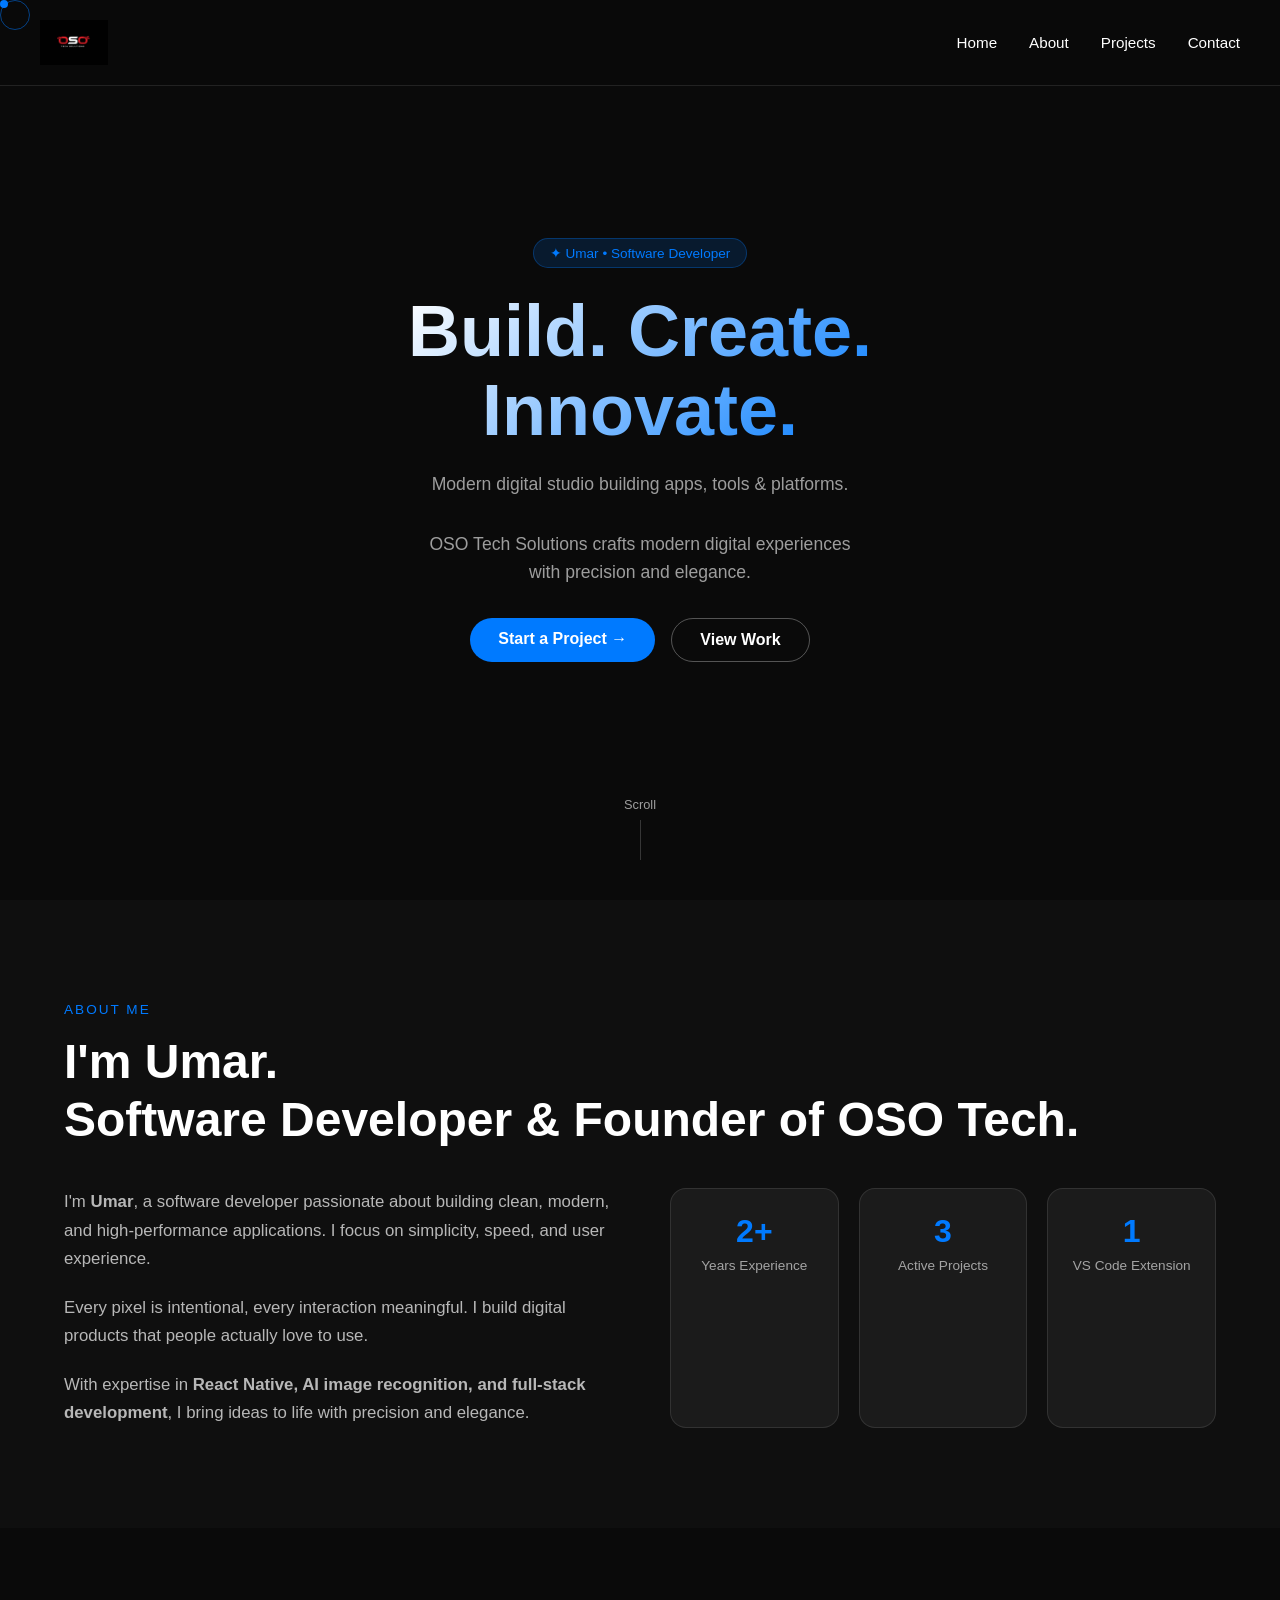
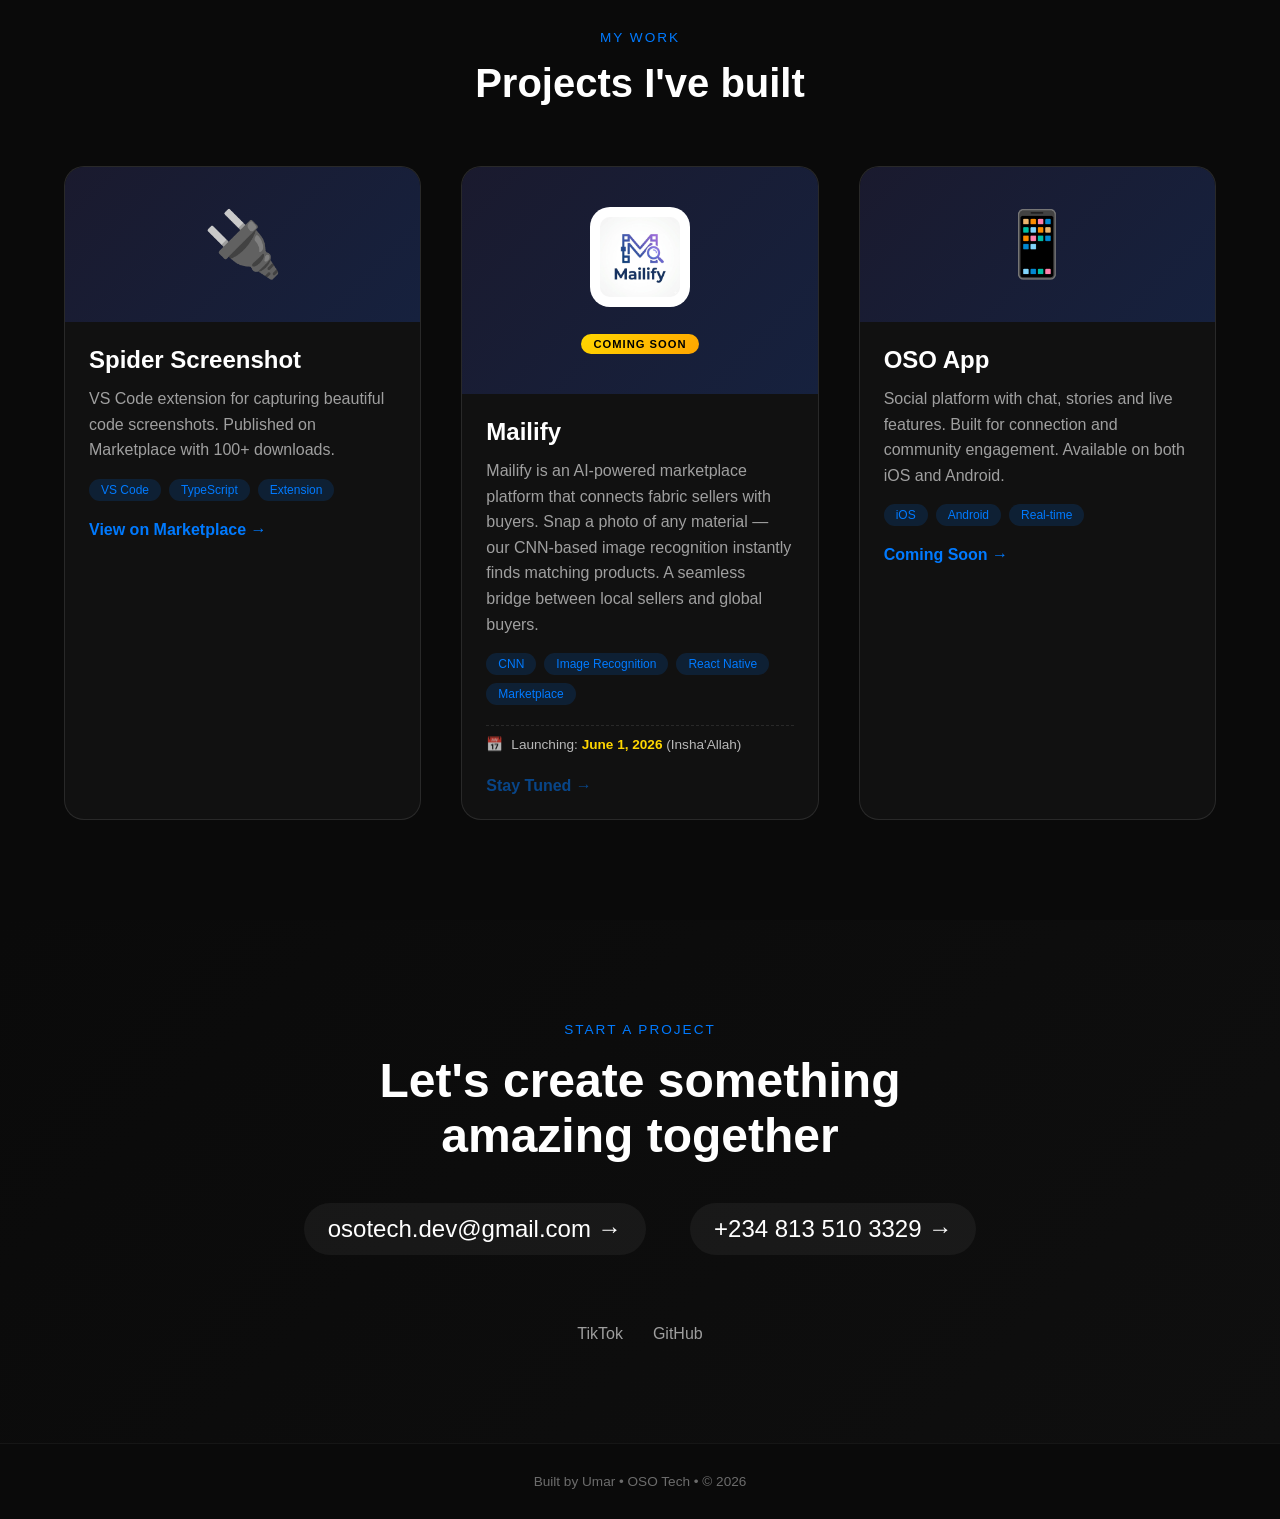
<file: index.html>
<!DOCTYPE html>
<html lang="en">
<head>
  <meta charset="UTF-8">
  <meta name="viewport" content="width=device-width, initial-scale=1.0, user-scalable=yes">
  <title>OSO Tech — Umar | Premium Digital Studio</title>
  
  <!-- Logo for Google Search results -->
<meta property="og:image" content="https://osotechs.com/images/logo.png">
<meta property="og:image:type" content="image/png">
<meta property="og:image:width" content="512">
<meta property="og:image:height" content="512">

  <!-- SEO BOOST -->
  <meta name="description" content="OSO Tech - Modern digital studio building apps, tools, and web experiences. Software developer specializing in React Native, AI image recognition, and full-stack development.">
  <meta name="keywords" content="OSO Tech, Osotech, software developer Nigeria, web development, mobile apps, React Native, AI, image recognition, Mailify">
  <meta name="author" content="Umar">
  <meta name="robots" content="index, follow">
  
  <!-- OPEN GRAPH for WhatsApp, Facebook, Google -->
  <meta property="og:title" content="OSO Tech — Premium Digital Studio">
  <meta property="og:description" content="Modern digital studio building apps, tools & platforms. Specializing in React Native, AI image recognition, and web development.">
  <meta property="og:image" content="images/logo.png">
  <meta property="og:image:width" content="512">
  <meta property="og:image:height" content="512">
  <meta property="og:url" content="https://osotechs.com">
  <meta property="og:type" content="website">
  <meta property="og:site_name" content="OSO Tech">
  
  <!-- Twitter Card -->
  <meta name="twitter:card" content="summary_large_image">
  <meta name="twitter:title" content="OSO Tech — Premium Digital Studio">
  <meta name="twitter:description" content="Modern digital studio building apps, tools & platforms.">
  <meta name="twitter:image" content="images/logo.png">
  
  <!-- FAVICON -->
  <link rel="icon" type="image/png" sizes="32x32" href="images/logo.png">
  <link rel="icon" type="image/png" sizes="16x16" href="images/logo.png">
  <link rel="apple-touch-icon" sizes="180x180" href="images/logo.png">
  <link rel="manifest" href="site.webmanifest">
  
  <style>
    * {
      margin: 0;
      padding: 0;
      box-sizing: border-box;
    }
    
    body {
      background: #0a0a0a;
      color: #ffffff;
      font-family: 'Inter', -apple-system, BlinkMacSystemFont, 'Segoe UI', sans-serif;
      overflow-x: hidden;
      cursor: none;
    }
    
    /* Custom Cursor */
    .cursor {
      width: 8px;
      height: 8px;
      background: #007AFF;
      border-radius: 50%;
      position: fixed;
      pointer-events: none;
      z-index: 10000;
      transition: transform 0.1s ease;
    }
    
    .cursor-follower {
      width: 30px;
      height: 30px;
      border: 1px solid rgba(0, 122, 255, 0.5);
      border-radius: 50%;
      position: fixed;
      pointer-events: none;
      z-index: 9999;
      transition: transform 0.2s ease;
    }
    
    /* Smooth Scroll */
    html {
      scroll-behavior: smooth;
    }
    
    /* Container */
    .container {
      max-width: 1200px;
      margin: 0 auto;
      padding: 0 24px;
    }
    
    /* Navbar */
    .navbar {
      position: fixed;
      top: 0;
      left: 0;
      right: 0;
      display: flex;
      justify-content: space-between;
      align-items: center;
      padding: 20px 40px;
      background: rgba(10, 10, 10, 0.95);
      backdrop-filter: blur(10px);
      z-index: 1000;
      border-bottom: 1px solid rgba(255,255,255,0.1);
    }
    
    .logo {
      height: 45px;
      width: auto;
    }
    
    nav {
      display: flex;
      gap: 32px;
    }
    
    nav a {
      color: #fff;
      text-decoration: none;
      font-size: 0.95rem;
      font-weight: 500;
      transition: color 0.3s ease;
    }
    
    nav a:hover {
      color: #007AFF;
    }
    
    .mobile-menu-btn {
      display: none;
      background: none;
      border: none;
      color: white;
      font-size: 28px;
      cursor: pointer;
    }
    
    /* Hero Section */
    .hero {
      min-height: 100vh;
      display: flex;
      align-items: center;
      justify-content: center;
      position: relative;
      padding: 100px 24px;
    }
    
    .hero-content {
      text-align: center;
      max-width: 800px;
      margin: 0 auto;
    }
    
    .badge {
      display: inline-block;
      background: rgba(0, 122, 255, 0.15);
      color: #007AFF;
      padding: 6px 16px;
      border-radius: 50px;
      font-size: 0.85rem;
      font-weight: 500;
      margin-bottom: 24px;
      border: 1px solid rgba(0, 122, 255, 0.3);
    }
    
    .hero h1 {
      font-size: 4.5rem;
      font-weight: 700;
      line-height: 1.1;
      margin-bottom: 20px;
      background: linear-gradient(135deg, #fff, #007AFF);
      -webkit-background-clip: text;
      -webkit-text-fill-color: transparent;
      background-clip: text;
    }
    
    .subtitle {
      font-size: 1.3rem;
      color: rgba(255,255,255,0.7);
      margin-bottom: 16px;
    }
    
    .hero p {
      font-size: 1.1rem;
      color: rgba(255,255,255,0.6);
      line-height: 1.6;
      margin-bottom: 32px;
    }
    
    .hero-buttons {
      display: flex;
      gap: 16px;
      justify-content: center;
      flex-wrap: wrap;
    }
    
    .btn {
      display: inline-block;
      padding: 12px 28px;
      border-radius: 40px;
      text-decoration: none;
      font-weight: 600;
      transition: all 0.3s ease;
      cursor: pointer;
    }
    
    .btn.primary {
      background: #007AFF;
      color: #fff;
      border: none;
    }
    
    .btn.primary:hover {
      background: #0055CC;
      transform: translateY(-2px);
    }
    
    .btn.secondary {
      background: transparent;
      color: #fff;
      border: 1px solid rgba(255,255,255,0.3);
    }
    
    .btn.secondary:hover {
      border-color: #007AFF;
      background: rgba(0, 122, 255, 0.1);
    }
    
    .hero-scroll {
      position: absolute;
      bottom: 40px;
      left: 50%;
      transform: translateX(-50%);
      text-align: center;
      opacity: 0.6;
    }
    
    .hero-scroll span {
      font-size: 0.8rem;
      display: block;
      margin-bottom: 8px;
    }
    
    .scroll-line {
      width: 1px;
      height: 40px;
      background: rgba(255,255,255,0.3);
      margin: 0 auto;
    }
    
    /* About Section */
    .about {
      padding: 100px 0;
      background: #0f0f0f;
    }
    
    .about-badge {
      display: inline-block;
      color: #007AFF;
      font-size: 0.85rem;
      text-transform: uppercase;
      letter-spacing: 2px;
      margin-bottom: 16px;
    }
    
    .about h2 {
      font-size: 3rem;
      font-weight: 700;
      margin-bottom: 40px;
      line-height: 1.2;
    }
    
    .about-grid {
      display: grid;
      grid-template-columns: 1fr 1fr;
      gap: 60px;
    }
    
    .about-text p {
      color: rgba(255,255,255,0.7);
      line-height: 1.7;
      font-size: 1.05rem;
    }
    
    .about-stats {
      display: grid;
      grid-template-columns: repeat(3, 1fr);
      gap: 20px;
    }
    
    .stat {
      text-align: center;
      padding: 24px;
      background: rgba(255,255,255,0.05);
      border-radius: 16px;
      border: 1px solid rgba(255,255,255,0.1);
    }
    
    .stat-number {
      font-size: 2rem;
      font-weight: 700;
      color: #007AFF;
      margin-bottom: 8px;
    }
    
    .stat-label {
      font-size: 0.85rem;
      color: rgba(255,255,255,0.6);
    }
    
    /* Projects Section */
    .projects {
      padding: 100px 0;
    }
    
    .section-header {
      text-align: center;
      margin-bottom: 60px;
    }
    
    .section-badge {
      display: inline-block;
      color: #007AFF;
      font-size: 0.85rem;
      text-transform: uppercase;
      letter-spacing: 2px;
      margin-bottom: 16px;
    }
    
    .section-header h2 {
      font-size: 2.5rem;
      font-weight: 700;
    }
    
    .projects-grid {
      display: grid;
      grid-template-columns: repeat(auto-fit, minmax(350px, 1fr));
      gap: 40px;
    }
    
    .project-card {
      background: #111;
      border-radius: 20px;
      overflow: hidden;
      border: 1px solid rgba(255,255,255,0.1);
      transition: transform 0.3s ease, border-color 0.3s ease;
    }
    
    .project-card:hover {
      transform: translateY(-5px);
      border-color: rgba(0, 122, 255, 0.3);
    }
    
    .project-image {
      background: linear-gradient(135deg, #1a1a2e, #16213e);
      padding: 40px;
      text-align: center;
      position: relative;
    }
    
    .image-placeholder {
      font-size: 4rem;
    }
    
    .project-logo {
      width: 100px;
      height: 100px;
      object-fit: contain;
      border-radius: 20px;
      margin: 0 auto 15px;
      display: block;
      background: #fff;
      padding: 10px;
    }
    
    .coming-soon-badge {
      display: inline-block;
      background: linear-gradient(135deg, #FFD700, #FFA500);
      color: #000;
      font-size: 0.7rem;
      font-weight: bold;
      padding: 4px 12px;
      border-radius: 20px;
      text-transform: uppercase;
      letter-spacing: 1px;
      margin-top: 12px;
    }
    
    .project-info {
      padding: 24px;
    }
    
    .project-info h3 {
      font-size: 1.5rem;
      margin-bottom: 12px;
    }
    
    .project-info p {
      color: rgba(255,255,255,0.6);
      line-height: 1.6;
      margin-bottom: 16px;
    }
    
    .project-tags {
      display: flex;
      flex-wrap: wrap;
      gap: 8px;
      margin-bottom: 20px;
    }
    
    .project-tags span {
      background: rgba(0, 122, 255, 0.15);
      color: #007AFF;
      padding: 4px 12px;
      border-radius: 20px;
      font-size: 0.75rem;
      font-weight: 500;
    }
    
    .release-date {
      margin: 15px 0;
      padding: 10px 0;
      border-top: 1px dashed rgba(255,255,255,0.1);
      display: flex;
      align-items: center;
      gap: 8px;
      font-size: 0.85rem;
      color: rgba(255,255,255,0.7);
    }
    
    .release-date strong {
      color: #FFD700;
    }
    
    .project-link {
      color: #007AFF;
      text-decoration: none;
      font-weight: 600;
      transition: opacity 0.3s ease;
    }
    
    .project-link:hover {
      opacity: 0.8;
    }
    
    .disabled-link {
      opacity: 0.5;
      cursor: default;
      pointer-events: none;
    }
    
    /* Contact Section */
    .contact {
      padding: 100px 0;
      background: linear-gradient(135deg, #0a0a0a, #0f0f0f);
      text-align: center;
    }
    
    .contact-badge {
      display: inline-block;
      color: #007AFF;
      font-size: 0.85rem;
      text-transform: uppercase;
      letter-spacing: 2px;
      margin-bottom: 16px;
    }
    
    .contact h2 {
      font-size: 3rem;
      margin-bottom: 40px;
    }
    
    .contact-email, .contact-phone {
      display: inline-block;
      color: #fff;
      font-size: 1.5rem;
      text-decoration: none;
      margin: 0 20px 30px;
      padding: 12px 24px;
      background: rgba(255,255,255,0.05);
      border-radius: 50px;
      transition: all 0.3s ease;
    }
    
    .contact-email:hover, .contact-phone:hover {
      background: #007AFF;
      transform: translateY(-2px);
    }
    
    .social-links {
      display: flex;
      justify-content: center;
      gap: 30px;
      margin-top: 40px;
    }
    
    .social-links a {
      color: rgba(255,255,255,0.6);
      text-decoration: none;
      font-size: 1rem;
      transition: color 0.3s ease;
    }
    
    .social-links a:hover {
      color: #007AFF;
    }
    
    /* Footer */
    footer {
      text-align: center;
      padding: 30px;
      border-top: 1px solid rgba(255,255,255,0.05);
      color: rgba(255,255,255,0.4);
      font-size: 0.85rem;
    }
    
    /* Responsive Design */
    @media (max-width: 768px) {
      .mobile-menu-btn {
        display: block;
      }
      
      nav {
        position: fixed;
        top: 70px;
        left: -100%;
        width: 100%;
        background: rgba(0,0,0,0.95);
        backdrop-filter: blur(10px);
        flex-direction: column;
        align-items: center;
        padding: 30px;
        gap: 20px;
        transition: left 0.3s ease;
        z-index: 999;
      }
      
      nav.active {
        left: 0;
      }
      
      .hero h1 {
        font-size: 2.5rem;
      }
      
      .subtitle {
        font-size: 1rem;
      }
      
      .about-grid {
        grid-template-columns: 1fr;
      }
      
      .about h2 {
        font-size: 2rem;
      }
      
      .projects-grid {
        grid-template-columns: 1fr;
      }
      
      .contact h2 {
        font-size: 2rem;
      }
      
      .contact-email, .contact-phone {
        font-size: 1rem;
        margin: 0 10px 20px;
      }
      
      .social-links {
        flex-wrap: wrap;
        gap: 20px;
      }
    }
    
    @media (max-width: 480px) {
      .hero-buttons {
        flex-direction: column;
        align-items: center;
      }
      
      .btn {
        width: 100%;
        text-align: center;
      }
      
      .about-stats {
        grid-template-columns: 1fr;
      }
    }
  </style>
</head>
<body>

<!-- Custom cursor -->
<div class="cursor"></div>
<div class="cursor-follower"></div>

<!-- NAVBAR -->
<header class="navbar">
  <img src="images/logo.png" loading="lazy" class="logo" alt="OSO Tech Logo">
  <nav>
    <a href="#">Home</a>
    <a href="#about">About</a>
    <a href="#projects">Projects</a>
    <a href="#contact">Contact</a>
  </nav>
  <button class="mobile-menu-btn" aria-label="Menu">☰</button>
</header>

<!-- HERO -->
<section class="hero">
  <div class="hero-content">
    <div class="badge">✦ Umar • Software Developer</div>
    <h1>Build. Create.<br>Innovate.</h1>
    <p class="subtitle">Modern digital studio building apps, tools & platforms.</p>
    <p>OSO Tech Solutions crafts modern digital experiences<br>with precision and elegance.</p>
    <div class="hero-buttons">
      <a href="#contact" class="btn primary">Start a Project →</a>
      <a href="#projects" class="btn secondary">View Work</a>
    </div>
  </div>
  <div class="hero-scroll">
    <span>Scroll</span>
    <div class="scroll-line"></div>
  </div>
</section>

<!-- ABOUT -->
<section id="about" class="about">
  <div class="container">
    <div class="about-badge">About Me</div>
    <h2>I'm Umar.<br>Software Developer & Founder of OSO Tech.</h2>
    <div class="about-grid">
      <div class="about-text">
        <p>I'm <strong>Umar</strong>, a software developer passionate about building clean, modern, and high-performance applications. I focus on simplicity, speed, and user experience.</p>
        <p style="margin-top: 20px;">Every pixel is intentional, every interaction meaningful. I build digital products that people actually love to use.</p>
        <p style="margin-top: 20px;">With expertise in <strong>React Native, AI image recognition, and full-stack development</strong>, I bring ideas to life with precision and elegance.</p>
      </div>
      <div class="about-stats">
        <div class="stat">
          <div class="stat-number">2+</div>
          <div class="stat-label">Years Experience</div>
        </div>
        <div class="stat">
          <div class="stat-number">3</div>
          <div class="stat-label">Active Projects</div>
        </div>
        <div class="stat">
          <div class="stat-number">1</div>
          <div class="stat-label">VS Code Extension</div>
        </div>
      </div>
    </div>
  </div>
</section>

<!-- PROJECTS -->
<section id="projects" class="projects">
  <div class="container">
    <div class="section-header">
      <div class="section-badge">My Work</div>
      <h2>Projects I've built</h2>
    </div>

    <div class="projects-grid">
      <!-- Spider Screenshot -->
      <div class="project-card">
        <div class="project-image">
          <div class="image-placeholder">🔌</div>
        </div>
        <div class="project-info">
          <h3>Spider Screenshot</h3>
          <p>VS Code extension for capturing beautiful code screenshots. Published on Marketplace with 100+ downloads.</p>
          <div class="project-tags">
            <span>VS Code</span>
            <span>TypeScript</span>
            <span>Extension</span>
          </div>
          <a href="https://marketplace.visualstudio.com/items?itemName=SpiderDev.spider-screenshot" class="project-link" target="_blank" rel="noopener noreferrer">View on Marketplace →</a>
        </div>
      </div>

      <!-- Mailify - UPDATED with Logo and Release Date -->
      <div class="project-card">
        <div class="project-image">
          <img src="images/mailify.png" loading="lazy" alt="Mailify Logo" class="project-logo" onerror="this.src='images/logo.png'">
          <div class="coming-soon-badge">Coming Soon</div>
        </div>
        <div class="project-info">
          <h3>Mailify</h3>
          <p>Mailify is an AI-powered marketplace platform that connects fabric sellers with buyers. Snap a photo of any material — our CNN-based image recognition instantly finds matching products. A seamless bridge between local sellers and global buyers.</p>
          <div class="project-tags">
            <span>CNN</span>
            <span>Image Recognition</span>
            <span>React Native</span>
            <span>Marketplace</span>
          </div>
          <div class="release-date">
            <span class="release-icon">📅</span> 
            <span class="release-text">Launching: <strong>June 1, 2026</strong> (Insha'Allah)</span>
          </div>
          <a href="#" class="project-link disabled-link">Stay Tuned →</a>
        </div>
      </div>

      <!-- OSO App -->
      <div class="project-card">
        <div class="project-image">
          <div class="image-placeholder">📱</div>
        </div>
        <div class="project-info">
          <h3>OSO App</h3>
          <p>Social platform with chat, stories and live features. Built for connection and community engagement. Available on both iOS and Android.</p>
          <div class="project-tags">
            <span>iOS</span>
            <span>Android</span>
            <span>Real-time</span>
          </div>
          <a href="#contact" class="project-link">Coming Soon →</a>
        </div>
      </div>
    </div>
  </div>
</section>

<!-- CONTACT -->
<section id="contact" class="contact">
  <div class="container">
    <div class="contact-badge">Start a project</div>
    <h2>Let's create something<br>amazing together</h2>
    <div>
      <a href="mailto:osotech.dev@gmail.com" class="contact-email">osotech.dev@gmail.com →</a>
      <a href="tel:+2348135103329" class="contact-phone">+234 813 510 3329 →</a>
    </div>
    <div class="social-links">
      <a href="https://www.tiktok.com/@osotech.co" target="_blank" rel="noopener noreferrer">TikTok</a>
      <a href="https://github.com/OmerDev-tech" target="_blank" rel="noopener noreferrer">GitHub</a>
    </div>
  </div>
</section>

<footer>
  <p>Built by Umar • OSO Tech • © 2026</p>
</footer>

<script>
  // Mobile menu toggle
  const menuBtn = document.querySelector('.mobile-menu-btn');
  const nav = document.querySelector('nav');
  
  if (menuBtn) {
    menuBtn.addEventListener('click', () => {
      nav.classList.toggle('active');
    });
  }
  
  // Close menu when clicking a link
  document.querySelectorAll('nav a').forEach(link => {
    link.addEventListener('click', () => {
      nav.classList.remove('active');
    });
  });
  
  // Custom cursor
  const cursor = document.querySelector('.cursor');
  const follower = document.querySelector('.cursor-follower');
  
  if (cursor && follower) {
    document.addEventListener('mousemove', (e) => {
      cursor.style.transform = `translate(${e.clientX - 4}px, ${e.clientY - 4}px)`;
      follower.style.transform = `translate(${e.clientX - 15}px, ${e.clientY - 15}px)`;
    });
    
    document.addEventListener('mouseleave', () => {
      cursor.style.opacity = '0';
      follower.style.opacity = '0';
    });
    
    document.addEventListener('mouseenter', () => {
      cursor.style.opacity = '1';
      follower.style.opacity = '1';
    });
  }
</script>

</body>
</html>
</file>
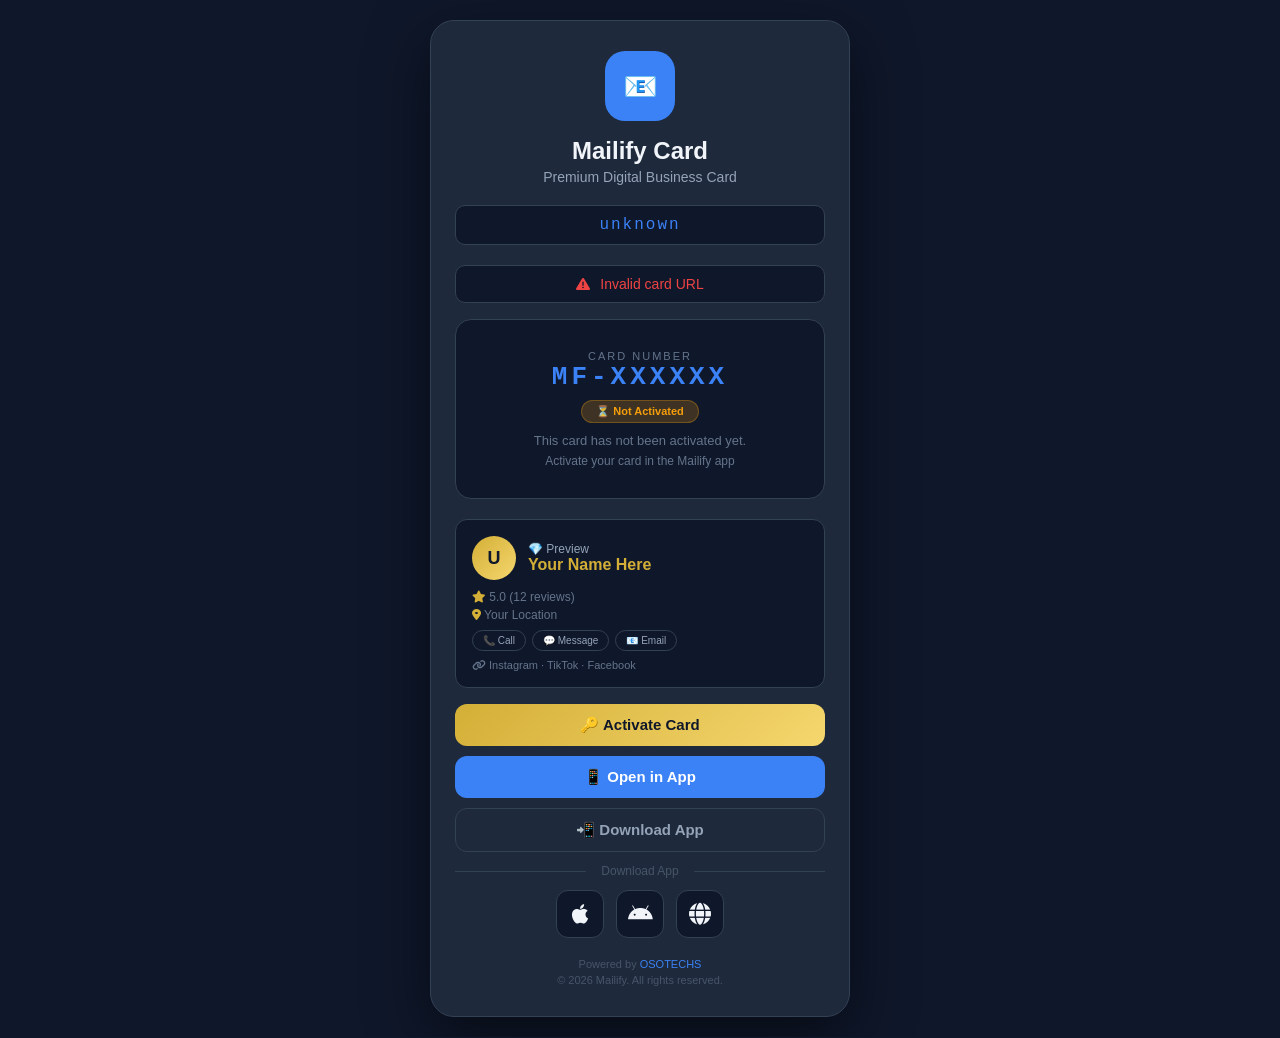
<file: mailify/card/index.html>
<!DOCTYPE html>
<html lang="en">
<head>
    <meta charset="UTF-8" />
    <meta name="viewport" content="width=device-width, initial-scale=1.0, maximum-scale=1.0, user-scalable=no" />
    <title>Mailify Card - OSOTECHS</title>

    <!-- SEO & META TAGS -->
    <meta name="description" content="Mailify Digital Business Card - Connect with professionals instantly">
    <meta name="keywords" content="Mailify, business card, digital card, connect, OSO TECHS">
    <meta name="author" content="OSO TECHS">
    <meta name="robots" content="index, follow">

    <!-- OPEN GRAPH -->
    <meta property="og:title" content="Mailify Card">
    <meta property="og:description" content="Digital Business Card - Connect with me on Mailify">
    <meta property="og:image" content="https://osotechs.com/images/mailify.png">
    <meta property="og:image:type" content="image/png">
    <meta property="og:image:width" content="512">
    <meta property="og:image:height" content="512">
    <meta property="og:url" content="https://osotechs.com/mailify/card/">
    <meta property="og:type" content="website">
    <meta property="og:site_name" content="Mailify">

    <!-- Twitter Card -->
    <meta name="twitter:card" content="summary_large_image">
    <meta name="twitter:title" content="Mailify Card">
    <meta name="twitter:description" content="Digital Business Card - Connect with me on Mailify">
    <meta name="twitter:image" content="https://osotechs.com/images/mailify.png">

    <!-- FAVICON -->
    <link rel="icon" type="image/png" sizes="32x32" href="https://osotechs.com/images/mailify.png">
    <link rel="icon" type="image/png" sizes="16x16" href="https://osotechs.com/images/mailify.png">
    <link rel="apple-touch-icon" sizes="180x180" href="https://osotechs.com/images/mailify.png">

    <!-- Font Awesome for Icons -->
    <link rel="stylesheet" href="https://cdnjs.cloudflare.com/ajax/libs/font-awesome/6.5.0/css/all.min.css">

    <style>
        * { margin: 0; padding: 0; box-sizing: border-box; font-family: -apple-system, BlinkMacSystemFont, 'Segoe UI', Roboto, sans-serif; }
        body { background: #0f172a; min-height: 100vh; display: flex; justify-content: center; align-items: center; padding: 20px; }
        .container { max-width: 420px; width: 100%; background: #1e293b; border-radius: 24px; padding: 30px 24px; border: 1px solid #334155; text-align: center; box-shadow: 0 20px 60px rgba(0,0,0,0.5); }
        
        /* Logo & Header */
        .logo { width: 70px; height: 70px; background: #3b82f6; border-radius: 20px; display: flex; align-items: center; justify-content: center; margin: 0 auto 16px; font-size: 28px; font-weight: 700; color: white; }
        .logo.gold { background: linear-gradient(135deg, #D4AF37, #F5D76E); }
        h1 { color: #f1f5f9; font-size: 24px; font-weight: 700; margin-bottom: 4px; }
        .h1-gold { color: #D4AF37; }
        .subtitle { color: #94a3b8; font-size: 14px; margin-bottom: 20px; }
        
        /* Card ID */
        .card-id { background: #0f172a; border-radius: 10px; padding: 10px; color: #3b82f6; font-family: monospace; font-size: 16px; letter-spacing: 2px; margin-bottom: 20px; border: 1px solid #334155; }
        .card-id-gold { color: #D4AF37; border-color: rgba(212,175,55,0.3); background: rgba(212,175,55,0.05); }
        
        /* Status Message */
        .status-message { display: flex; align-items: center; justify-content: center; gap: 10px; color: #94a3b8; font-size: 14px; margin-bottom: 16px; padding: 10px; background: #0f172a; border-radius: 10px; border: 1px solid #334155; }
        .spinner { display: inline-block; width: 20px; height: 20px; border: 3px solid #334155; border-top-color: #3b82f6; border-radius: 50%; animation: spin 0.8s linear infinite; }
        @keyframes spin { to { transform: rotate(360deg); } }
        .error-text { color: #ef4444; }
        .success-text { color: #10b981; }
        .loading-text { color: #3b82f6; }
        .gold-text { color: #D4AF37; }
        .hidden { display: none !important; }
        
        /* Premium Badge */
        .premium-badge { display: inline-block; background: linear-gradient(135deg, #D4AF37, #F5D76E); color: #0f172a; padding: 4px 14px; border-radius: 20px; font-size: 11px; font-weight: 700; text-transform: uppercase; letter-spacing: 1px; margin-bottom: 12px; }
        
        /* Account Type Badge */
        .account-type-badge { display: inline-block; padding: 4px 14px; border-radius: 20px; font-size: 11px; font-weight: 600; margin-bottom: 12px; }
        .account-type-business { background: rgba(59,130,246,0.15); color: #3b82f6; border: 1px solid rgba(59,130,246,0.3); }
        .account-type-personal { background: rgba(16,185,129,0.15); color: #10b981; border: 1px solid rgba(16,185,129,0.3); }
        
        /* Profile Preview */
        .profile-preview { display: flex; align-items: center; gap: 14px; background: #0f172a; border-radius: 14px; padding: 14px 18px; margin-bottom: 16px; border: 1px solid #334155; }
        .profile-preview-gold { border-color: rgba(212,175,55,0.3); background: rgba(212,175,55,0.05); }
        .profile-avatar { width: 56px; height: 56px; border-radius: 50%; display: flex; align-items: center; justify-content: center; font-size: 24px; font-weight: 600; color: #fff; flex-shrink: 0; border: 2px solid #D4AF37; }
        .profile-avatar img { width: 100%; height: 100%; border-radius: 50%; object-fit: cover; }
        .profile-info { text-align: left; flex: 1; }
        .profile-info .name { color: #f1f5f9; font-size: 18px; font-weight: 600; display: flex; align-items: center; gap: 6px; }
        .profile-info .name-gold { color: #D4AF37; }
        .profile-info .title { color: #94a3b8; font-size: 13px; }
        .profile-info .title-gold { color: #F5D76E; }
        .verified-badge { color: #3b82f6; font-size: 16px; }
        .verified-badge-gold { color: #D4AF37; }
        
        /* Rating */
        .rating-row { display: flex; align-items: center; justify-content: center; gap: 6px; margin-bottom: 12px; flex-wrap: wrap; }
        .rating-stars { color: #D4AF37; font-size: 16px; letter-spacing: 2px; }
        .rating-text { color: #94a3b8; font-size: 13px; }
        .rating-number { color: #D4AF37; font-size: 14px; font-weight: 600; }
        
        /* Location & Description */
        .location { color: #94a3b8; font-size: 13px; display: flex; align-items: center; justify-content: center; gap: 6px; margin: 8px 0; }
        .description { color: #94a3b8; font-size: 14px; line-height: 1.6; margin: 10px 0; text-align: left; }
        
        /* Stats */
        .premium-stats { display: flex; gap: 10px; margin: 14px 0; }
        .premium-stat { flex: 1; background: #0f172a; border-radius: 12px; padding: 10px; border: 1px solid #334155; }
        .premium-stat .number { color: #D4AF37; font-size: 18px; font-weight: 700; }
        .premium-stat .label { color: #94a3b8; font-size: 10px; margin-top: 2px; }
        
        /* Quick Action Buttons */
        .quick-actions { display: flex; gap: 8px; margin: 14px 0; flex-wrap: wrap; }
        .quick-btn { flex: 1; min-width: 60px; padding: 10px 8px; border: none; border-radius: 10px; font-size: 12px; font-weight: 600; cursor: pointer; transition: all 0.3s; text-decoration: none; display: flex; flex-direction: column; align-items: center; gap: 4px; color: #fff; }
        .quick-btn i { font-size: 18px; }
        .quick-btn-call { background: #10b981; }
        .quick-btn-call:hover { background: #059669; }
        .quick-btn-message { background: #3b82f6; }
        .quick-btn-message:hover { background: #2563eb; }
        .quick-btn-email { background: #8b5cf6; }
        .quick-btn-email:hover { background: #7c3aed; }
        .quick-btn-website { background: #f59e0b; }
        .quick-btn-website:hover { background: #d97706; }
        
        /* Social Links */
        .social-links { display: flex; gap: 10px; justify-content: center; margin: 14px 0; flex-wrap: wrap; }
        .social-link { width: 48px; height: 48px; border-radius: 50%; display: flex; align-items: center; justify-content: center; font-size: 20px; color: #fff; text-decoration: none; transition: all 0.3s; border: 1px solid #334155; background: #0f172a; }
        .social-link:hover { transform: scale(1.1); border-color: #D4AF37; }
        .social-link.instagram:hover { color: #E4405F; border-color: #E4405F; }
        .social-link.tiktok:hover { color: #00f2ea; border-color: #00f2ea; }
        .social-link.facebook:hover { color: #1877F2; border-color: #1877F2; }
        .social-link.twitter:hover { color: #1DA1F2; border-color: #1DA1F2; }
        .social-link.youtube:hover { color: #FF0000; border-color: #FF0000; }
        .social-link.linkedin:hover { color: #0A66C2; border-color: #0A66C2; }
        .social-link.custom:hover { color: #D4AF37; border-color: #D4AF37; }
        
        /* Feature Buttons */
        .feature-buttons { display: flex; gap: 8px; margin: 14px 0; flex-wrap: wrap; }
        .feature-btn { flex: 1; min-width: 80px; padding: 10px 12px; border: none; border-radius: 10px; font-size: 12px; font-weight: 600; cursor: pointer; transition: all 0.3s; display: flex; align-items: center; justify-content: center; gap: 6px; background: #0f172a; color: #94a3b8; border: 1px solid #334155; }
        .feature-btn:hover { border-color: #D4AF37; color: #D4AF37; }
        .feature-btn i { font-size: 16px; }
        
        /* Divider */
        .divider { display: flex; align-items: center; gap: 15px; color: #475569; font-size: 12px; margin: 12px 0; }
        .divider::before, .divider::after { content: ''; flex: 1; height: 1px; background: #334155; }
        
        /* Buttons */
        .btn-group { display: flex; flex-direction: column; gap: 10px; margin-top: 4px; }
        .btn { padding: 12px 16px; border: none; border-radius: 12px; font-size: 15px; font-weight: 600; cursor: pointer; transition: all 0.3s; text-decoration: none; display: flex; align-items: center; justify-content: center; gap: 8px; }
        .btn-primary { background: #3b82f6; color: white; }
        .btn-primary:hover { background: #2563eb; transform: scale(1.02); }
        .btn-gold { background: linear-gradient(135deg, #D4AF37, #F5D76E); color: #0f172a; }
        .btn-gold:hover { transform: scale(1.02); }
        .btn-outline { background: transparent; color: #94a3b8; border: 1px solid #334155; }
        .btn-outline:hover { border-color: #3b82f6; color: #3b82f6; }
        .btn-success { background: #10b981; color: white; }
        .btn-success:hover { background: #059669; transform: scale(1.02); }
        .btn-danger { background: #ef4444; color: white; }
        .btn-danger:hover { background: #dc2626; transform: scale(1.02); }
        
        /* Card Display (Inactive) */
        .card-display { background: #0f172a; border-radius: 16px; padding: 30px 20px; border: 1px solid #334155; margin-bottom: 20px; }
        .card-display .card-number { font-size: 26px; font-weight: 700; color: #3b82f6; font-family: monospace; letter-spacing: 4px; margin-bottom: 6px; }
        .card-display .card-label { color: #64748b; font-size: 11px; text-transform: uppercase; letter-spacing: 2px; }
        .status-badge { display: inline-block; padding: 4px 14px; border-radius: 20px; font-size: 11px; font-weight: 600; }
        .status-active { background: rgba(16,185,129,0.2); color: #10b981; border: 1px solid rgba(16,185,129,0.3); }
        .status-inactive { background: rgba(245,158,11,0.2); color: #f59e0b; border: 1px solid rgba(245,158,11,0.3); }
        
        /* App Icons */
        .app-icons { display: flex; gap: 12px; justify-content: center; margin: 10px 0; }
        .app-icon { width: 48px; height: 48px; border-radius: 12px; background: #0f172a; border: 1px solid #334155; display: flex; align-items: center; justify-content: center; font-size: 22px; transition: all 0.3s; text-decoration: none; color: #f1f5f9; }
        .app-icon:hover { border-color: #3b82f6; transform: scale(1.05); }
        
        /* Footer */
        .footer { margin-top: 20px; color: #475569; font-size: 11px; }
        .footer a { color: #3b82f6; text-decoration: none; }
        
        /* Scrollable */
        .scroll-content { max-height: 70vh; overflow-y: auto; padding-right: 4px; }
        .scroll-content::-webkit-scrollbar { width: 3px; }
        .scroll-content::-webkit-scrollbar-track { background: #0f172a; border-radius: 10px; }
        .scroll-content::-webkit-scrollbar-thumb { background: #334155; border-radius: 10px; }
        
        /* Responsive */
        @media (max-width: 400px) {
            .container { padding: 20px 16px; }
            .quick-btn { font-size: 10px; padding: 8px 4px; }
            .quick-btn i { font-size: 14px; }
            .profile-avatar { width: 44px; height: 44px; font-size: 18px; }
            .profile-info .name { font-size: 16px; }
        }
    </style>
</head>
<body>

    <div class="container">
        <!-- Logo -->
        <div class="logo" id="logo">📧</div>
        <h1 id="pageTitle">Mailify Card</h1>
        <p class="subtitle" id="pageSubtitle">Premium Digital Business Card</p>
        
        <!-- Card ID -->
        <div class="card-id" id="cardId">Loading...</div>
        
        <!-- Status Message -->
        <div class="status-message" id="statusMessage">
            <span class="spinner"></span>
            <span>Loading card details...</span>
        </div>
        
        <!-- ============================================ -->
        <!-- INACTIVE CARD VIEW                           -->
        <!-- ============================================ -->
        <div id="inactiveView">
            <div class="card-display">
                <div class="card-label">Card Number</div>
                <div class="card-number" id="cardNumber">MF-XXXXXX</div>
                <div style="margin-top: 8px;">
                    <span class="status-badge status-inactive">⏳ Not Activated</span>
                </div>
                <div style="margin-top: 10px; color: #64748b; font-size: 13px;">
                    This card has not been activated yet.
                </div>
                <div style="margin-top: 6px; color: #64748b; font-size: 12px;">
                    Activate your card in the Mailify app
                </div>
            </div>
            
            <!-- Preview of what profile looks like -->
            <div style="background: #0f172a; border-radius: 12px; padding: 16px; border: 1px solid #334155; margin-bottom: 16px;">
                <div style="display:flex; align-items:center; gap:12px; margin-bottom:10px;">
                    <div style="width:44px; height:44px; border-radius:50%; background: linear-gradient(135deg, #D4AF37, #F5D76E); display:flex; align-items:center; justify-content:center; font-size:18px; font-weight:600; color:#0f172a;">U</div>
                    <div style="text-align:left;">
                        <div style="color:#94a3b8; font-size:12px;">💎 Preview</div>
                        <div style="color:#D4AF37; font-size:16px; font-weight:600;">Your Name Here</div>
                    </div>
                </div>
                <div style="color:#64748b; font-size:12px; text-align:left;">
                    <i class="fas fa-star" style="color:#D4AF37;"></i> 5.0 (12 reviews)
                </div>
                <div style="color:#64748b; font-size:12px; text-align:left; margin-top:4px;">
                    <i class="fas fa-map-marker-alt" style="color:#D4AF37;"></i> Your Location
                </div>
                <div style="margin-top:8px; display:flex; gap:6px;">
                    <span style="background:#0f172a; padding:4px 10px; border-radius:12px; border:1px solid #334155; color:#94a3b8; font-size:10px;">📞 Call</span>
                    <span style="background:#0f172a; padding:4px 10px; border-radius:12px; border:1px solid #334155; color:#94a3b8; font-size:10px;">💬 Message</span>
                    <span style="background:#0f172a; padding:4px 10px; border-radius:12px; border:1px solid #334155; color:#94a3b8; font-size:10px;">📧 Email</span>
                </div>
                <div style="color:#64748b; font-size:11px; text-align:left; margin-top:8px;">
                    <i class="fas fa-link"></i> Instagram · TikTok · Facebook
                </div>
            </div>
            
            <!-- Buttons for inactive -->
            <div class="btn-group">
                <button class="btn btn-gold" onclick="openApp()">🔑 Activate Card</button>
                <button class="btn btn-primary" onclick="openApp()">📱 Open in App</button>
                <button class="btn btn-outline" onclick="downloadApp()">📲 Download App</button>
            </div>
        </div>
        
        <!-- ============================================ -->
        <!-- ACTIVE CARD VIEW - Full Profile              -->
        <!-- ============================================ -->
        <div id="activeView" class="hidden">
            <div class="scroll-content">
                <!-- Premium Badge -->
                <div class="premium-badge">💎 Premium Card</div>
                
                <!-- Account Type Badge -->
                <div id="accountTypeBadge" class="account-type-badge account-type-business">🏢 Business Account</div>
                
                <!-- Profile Preview -->
                <div class="profile-preview profile-preview-gold" id="profilePreview">
                    <div class="profile-avatar" id="avatar" style="background: linear-gradient(135deg, #D4AF37, #F5D76E);">
                        <span id="avatarText">U</span>
                    </div>
                    <div class="profile-info">
                        <div class="name name-gold" id="userName">
                            <span id="displayName">Loading...</span>
                            <span class="verified-badge verified-badge-gold" id="verifiedBadge" style="display:none;">
                                <i class="fas fa-check-circle"></i>
                            </span>
                        </div>
                        <div class="title title-gold" id="userTitle">Business Professional</div>
                    </div>
                </div>
                
                <!-- Rating Row -->
                <div class="rating-row">
                    <span class="rating-stars" id="ratingStars">★★★★★</span>
                    <span class="rating-number" id="ratingNumber">5.0</span>
                    <span class="rating-text" id="ratingText">(0 reviews)</span>
                </div>
                
                <!-- Location -->
                <div class="location" id="locationDisplay">
                    <i class="fas fa-map-marker-alt" style="color:#D4AF37;"></i>
                    <span id="locationText">Location not set</span>
                </div>
                
                <!-- Description -->
                <div class="description" id="descriptionText"></div>
                
                <!-- Premium Stats -->
                <div class="premium-stats">
                    <div class="premium-stat">
                        <div class="number" id="scanCount">0</div>
                        <div class="label"><i class="fas fa-qrcode"></i> Scans</div>
                    </div>
                    <div class="premium-stat">
                        <div class="number" id="viewCount">0</div>
                        <div class="label"><i class="fas fa-eye"></i> Views</div>
                    </div>
                    <div class="premium-stat">
                        <div class="number" id="clickCount">0</div>
                        <div class="label"><i class="fas fa-mouse-pointer"></i> Clicks</div>
                    </div>
                </div>
                
                <!-- ============================================ -->
                <!-- QUICK ACTION BUTTONS                         -->
                <!-- ============================================ -->
                <div class="quick-actions" id="quickActions">
                    <button class="quick-btn quick-btn-call" id="callBtn" onclick="makeCall()">
                        <i class="fas fa-phone"></i>
                        <span>Call</span>
                    </button>
                    <button class="quick-btn quick-btn-message" id="messageBtn" onclick="sendMessage()">
                        <i class="fas fa-comment"></i>
                        <span>Message</span>
                    </button>
                    <button class="quick-btn quick-btn-email" id="emailBtn" onclick="sendEmail()">
                        <i class="fas fa-envelope"></i>
                        <span>Email</span>
                    </button>
                    <button class="quick-btn quick-btn-website" id="websiteBtn" onclick="openWebsite()">
                        <i class="fas fa-globe"></i>
                        <span>Website</span>
                    </button>
                </div>
                
                <!-- ============================================ -->
                <!-- SOCIAL LINKS                                 -->
                <!-- ============================================ -->
                <div class="social-links" id="socialLinks">
                    <!-- Will be populated dynamically -->
                </div>
                
                <!-- ============================================ -->
                <!-- FEATURE BUTTONS                              -->
                <!-- ============================================ -->
                <div class="feature-buttons">
                    <button class="feature-btn" onclick="saveContact()">
                        <i class="fas fa-save"></i> Save
                    </button>
                    <button class="feature-btn" onclick="shareProfile()">
                        <i class="fas fa-share-alt"></i> Share
                    </button>
                    <button class="feature-btn" onclick="addToWallet()">
                        <i class="fas fa-wallet"></i> Wallet
                    </button>
                    <button class="feature-btn" onclick="openApp()">
                        <i class="fas fa-mobile-alt"></i> App
                    </button>
                </div>
                
                <div class="divider">or</div>
                
                <!-- Open App Button -->
                <button class="btn btn-primary" onclick="openApp()">📱 Open in App</button>
            </div>
        </div>
        
        <!-- Download App -->
        <div class="divider" id="appDivider">Download App</div>
        <div class="app-icons" id="appIcons">
            <a href="#" class="app-icon" title="iOS App"><i class="fab fa-apple"></i></a>
            <a href="https://play.google.com/store/apps/details?id=com.mailify.app" class="app-icon" title="Android App"><i class="fab fa-android"></i></a>
            <a href="https://osotechs.com" class="app-icon" title="Web App"><i class="fas fa-globe"></i></a>
        </div>
        
        <div class="footer">
            <p>Powered by <a href="https://osotechs.com">OSOTECHS</a></p>
            <p style="margin-top: 4px;">© 2026 Mailify. All rights reserved.</p>
        </div>
    </div>

    <script>
        // ============================================
        // GET CARD ID FROM URL
        // ============================================
        function getCardId() {
            const urlParams = new URLSearchParams(window.location.search);
            let id = urlParams.get('id');
            
            if (!id) {
                const path = window.location.pathname;
                const segments = path.split('/').filter(s => s);
                const lastSegment = segments[segments.length - 1];
                if (lastSegment && (lastSegment.startsWith('MF-') || lastSegment.startsWith('MC-'))) {
                    id = lastSegment;
                } else {
                    id = 'unknown';
                }
            }
            return id;
        }
        
        const cardId = getCardId();
const API_URL = 'https://mailifyapp.duckdns.org/mailify_backend/api/get_card.php';


        // ============================================
        // CARD DATA STORE
        // ============================================
        let cardData = null;
        let userData = null;
        
        // ============================================
        // ELEMENTS
        // ============================================
        const elements = {
            cardId: document.getElementById('cardId'),
            status: document.getElementById('statusMessage'),
            logo: document.getElementById('logo'),
            pageTitle: document.getElementById('pageTitle'),
            pageSubtitle: document.getElementById('pageSubtitle'),
            inactiveView: document.getElementById('inactiveView'),
            activeView: document.getElementById('activeView'),
            cardNumber: document.getElementById('cardNumber'),
            avatarText: document.getElementById('avatarText'),
            displayName: document.getElementById('displayName'),
            userName: document.getElementById('userName'),
            userTitle: document.getElementById('userTitle'),
            locationText: document.getElementById('locationText'),
            descriptionText: document.getElementById('descriptionText'),
            scanCount: document.getElementById('scanCount'),
            viewCount: document.getElementById('viewCount'),
            clickCount: document.getElementById('clickCount'),
            ratingStars: document.getElementById('ratingStars'),
            ratingNumber: document.getElementById('ratingNumber'),
            ratingText: document.getElementById('ratingText'),
            accountTypeBadge: document.getElementById('accountTypeBadge'),
            verifiedBadge: document.getElementById('verifiedBadge'),
            socialLinks: document.getElementById('socialLinks'),
            quickActions: document.getElementById('quickActions'),
        };
        
        // ============================================
        // FETCH CARD DETAILS
        // ============================================
        async function fetchCardDetails() {
            elements.cardId.textContent = cardId;
            
            if (cardId === 'unknown') {
                elements.status.innerHTML = `<i class="fas fa-exclamation-triangle" style="color:#ef4444;"></i><span class="error-text">Invalid card URL</span>`;
                return;
            }
            
            elements.status.innerHTML = `
                <span class="spinner"></span>
                <span class="loading-text">Loading card details...</span>
            `;
            
            try {
                const fullUrl = `${API_URL}?card_id=${encodeURIComponent(cardId)}`;
                const response = await fetch(fullUrl);
                
                if (!response.ok) throw new Error(`HTTP error! status: ${response.status}`);
                
                const data = await response.json();
                console.log('API Response:', data);
                
                if (data.success && data.card) {
                    cardData = data.card;
                    userData = data.card.user || {};
                    const isActive = cardData.status === 'active';
                    
                    // Update card number
                    elements.cardNumber.textContent = cardData.unique_id || cardId;
                    
                    if (isActive) {
                        showActiveView();
                    } else {
                        showInactiveView();
                    }
                } else {
                    elements.status.innerHTML = `
                        <i class="fas fa-exclamation-triangle" style="color:#ef4444;"></i>
                        <span class="error-text">${data.message || 'Card not found'}</span>
                    `;
                    elements.inactiveView.style.display = 'block';
                    elements.activeView.classList.add('hidden');
                }
            } catch (error) {
                console.error('Error fetching card:', error);
                elements.status.innerHTML = `
                    <i class="fas fa-exclamation-triangle" style="color:#ef4444;"></i>
                    <span class="error-text">Could not load card details. Please try again.</span>
                `;
                elements.inactiveView.style.display = 'block';
                elements.activeView.classList.add('hidden');
            }
        }
        
        // ============================================
        // SHOW ACTIVE VIEW
        // ============================================
        function showActiveView() {
            elements.inactiveView.style.display = 'none';
            elements.activeView.classList.remove('hidden');
            
            // Update header
            elements.logo.classList.add('gold');
            elements.logo.textContent = '💎';
            elements.pageTitle.classList.add('h1-gold');
            elements.pageTitle.textContent = 'Premium Card';
            elements.pageSubtitle.textContent = 'Active Digital Business Card';
            elements.cardId.classList.add('card-id-gold');
            
            // Status
            elements.status.innerHTML = `
                <i class="fas fa-check-circle" style="color:#10b981;"></i>
                <span class="success-text">Card is Active</span>
            `;
            
            // ============================================
            // POPULATE PROFILE DATA
            // ============================================
            const displayName = userData.display_name || userData.business_name || userData.full_name || userData.username || 'Mailify User';
            const userTitle = userData.title || userData.business_type || 'Business Professional';
            
            // Name
            elements.displayName.textContent = displayName;
            
            // Title
            elements.userTitle.textContent = userTitle;
            
            // Avatar - first letter
            const initial = displayName.charAt(0).toUpperCase();
            elements.avatarText.textContent = initial;
            
            // Verified Badge
            if (userData.is_verified) {
                elements.verifiedBadge.style.display = 'inline';
            }
            
            // Account Type Badge
            const isBusiness = userData.account_type === 'business';
            elements.accountTypeBadge.textContent = isBusiness ? '🏢 Business Account' : '👤 Personal Account';
            elements.accountTypeBadge.className = 'account-type-badge ' + (isBusiness ? 'account-type-business' : 'account-type-personal');
            elements.accountTypeBadge.style.display = 'inline-block';
            
            // Rating
            const rating = userData.rating || 0;
            const fullStars = Math.floor(rating);
            const hasHalfStar = rating - fullStars >= 0.5;
            let starsHtml = '';
            for (let i = 1; i <= 5; i++) {
                if (i <= fullStars) starsHtml += '★';
                else if (i === fullStars + 1 && hasHalfStar) starsHtml += '★';
                else starsHtml += '☆';
            }
            elements.ratingStars.textContent = starsHtml;
            elements.ratingNumber.textContent = rating.toFixed(1);
            elements.ratingText.textContent = `(${userData.total_reviews || 0} reviews)`;
            
            // Location
            const locationParts = [];
            if (userData.city) locationParts.push(userData.city);
            if (userData.state) locationParts.push(userData.state);
            if (userData.country) locationParts.push(userData.country);
            elements.locationText.textContent = locationParts.length > 0 ? locationParts.join(', ') : 'Location not set';
            
            // Description
            elements.descriptionText.textContent = userData.description || 'No description available.';
            
            // Stats
            elements.scanCount.textContent = cardData.total_scans || 0;
            elements.viewCount.textContent = cardData.total_profile_views || 0;
            elements.clickCount.textContent = cardData.total_clicks || 0;
            
            // ============================================
            // SOCIAL LINKS
            // ============================================
            renderSocialLinks();
            
            // ============================================
            // QUICK ACTIONS
            // ============================================
            setupQuickActions();
            
            // Auto-open app after 2 seconds
            setTimeout(openApp, 2000);
        }
        
        // ============================================
        // RENDER SOCIAL LINKS
        // ============================================
        function renderSocialLinks() {
            const socials = userData.social_links || {};
            const socialConfig = {
                instagram: { icon: 'fa-instagram', color: '#E4405F', label: 'Instagram' },
                tiktok: { icon: 'fa-tiktok', color: '#00f2ea', label: 'TikTok' },
                facebook: { icon: 'fa-facebook', color: '#1877F2', label: 'Facebook' },
                twitter: { icon: 'fa-twitter', color: '#1DA1F2', label: 'Twitter' },
                youtube: { icon: 'fa-youtube', color: '#FF0000', label: 'YouTube' },
                linkedin: { icon: 'fa-linkedin-in', color: '#0A66C2', label: 'LinkedIn' },
            };
            
            let html = '';
            let hasLinks = false;
            
            for (const [key, config] of Object.entries(socialConfig)) {
                if (socials[key]) {
                    hasLinks = true;
                    html += `
                        <a href="${socials[key]}" target="_blank" class="social-link ${key}" title="${config.label}">
                            <i class="fab ${config.icon}"></i>
                        </a>
                    `;
                }
            }
            
            // Custom links
            if (userData.custom_links && userData.custom_links.length > 0) {
                userData.custom_links.forEach((link, index) => {
                    hasLinks = true;
                    html += `
                        <a href="${link.url}" target="_blank" class="social-link custom" title="${link.label || 'Link'}">
                            <i class="fas fa-link"></i>
                        </a>
                    `;
                });
            }
            
            if (hasLinks) {
                elements.socialLinks.innerHTML = html;
                elements.socialLinks.style.display = 'flex';
            } else {
                elements.socialLinks.innerHTML = `
                    <span style="color:#64748b; font-size:12px;">No social links added</span>
                `;
                elements.socialLinks.style.display = 'flex';
            }
        }
        
        // ============================================
        // SETUP QUICK ACTIONS
        // ============================================
        function setupQuickActions() {
            const phone = userData.phone || userData.business_phone || '';
            const email = userData.email || userData.business_email || '';
            const website = userData.website || '';
            
            // Call button
            const callBtn = document.getElementById('callBtn');
            if (phone) {
                callBtn.style.display = 'flex';
                callBtn.onclick = () => makeCall(phone);
            } else {
                callBtn.style.display = 'none';
            }
            
            // Message button
            const messageBtn = document.getElementById('messageBtn');
            if (phone) {
                messageBtn.style.display = 'flex';
                messageBtn.onclick = () => sendMessage(phone);
            } else {
                messageBtn.style.display = 'none';
            }
            
            // Email button
            const emailBtn = document.getElementById('emailBtn');
            if (email) {
                emailBtn.style.display = 'flex';
                emailBtn.onclick = () => sendEmail(email);
            } else {
                emailBtn.style.display = 'none';
            }
            
            // Website button
            const websiteBtn = document.getElementById('websiteBtn');
            if (website) {
                websiteBtn.style.display = 'flex';
                websiteBtn.onclick = () => openWebsite(website);
            } else {
                websiteBtn.style.display = 'none';
            }
        }
        
        // ============================================
        // SHOW INACTIVE VIEW
        // ============================================
        function showInactiveView() {
            elements.inactiveView.style.display = 'block';
            elements.activeView.classList.add('hidden');
            
            elements.logo.classList.remove('gold');
            elements.logo.textContent = '📧';
            elements.pageTitle.classList.remove('h1-gold');
            elements.pageTitle.textContent = 'Mailify Card';
            elements.pageSubtitle.textContent = 'Premium Digital Business Card';
            elements.cardId.classList.remove('card-id-gold');
            
            elements.cardNumber.textContent = cardData.unique_id || cardId;
            
            elements.status.innerHTML = `
                <i class="fas fa-clock" style="color:#f59e0b;"></i>
                <span class="loading-text">Card pending activation. Activate in the Mailify app.</span>
            `;
        }
        
        // ============================================
        // OPEN APP
        // ============================================
        function openApp() {
            const deepLink = `mailify://card/${cardId}`;
            const androidIntent = `intent://card/${cardId}#Intent;package=com.mailify.app;scheme=mailify;end`;
            
            const iframe = document.createElement('iframe');
            iframe.style.display = 'none';
            iframe.src = deepLink;
            document.body.appendChild(iframe);
            
            window.location.href = androidIntent;
            
            setTimeout(() => {
                const statusEl = document.getElementById('statusMessage');
                if (statusEl) {
                    statusEl.innerHTML = `
                        <i class="fas fa-mobile-alt" style="color:#3b82f6;"></i>
                        <span>App not installed? Download below!</span>
                    `;
                }
                document.getElementById('appIcons').style.display = 'flex';
                document.getElementById('appDivider').style.display = 'flex';
            }, 2500);
        }
        
        // ============================================
        // DOWNLOAD APP
        // ============================================
        function downloadApp() {
            window.open('https://play.google.com/store/apps/details?id=com.mailify.app', '_blank');
        }
        
        // ============================================
        // QUICK ACTION FUNCTIONS
        // ============================================
        function makeCall(phone) {
            if (!phone) phone = userData.phone || userData.business_phone || '';
            if (phone) {
                window.location.href = `tel:${phone}`;
            } else {
                showStatus('No phone number available', 'error');
            }
        }
        
        function sendMessage(phone) {
            if (!phone) phone = userData.phone || userData.business_phone || '';
            if (phone) {
                window.location.href = `https://wa.me/${phone.replace(/[^0-9]/g, '')}`;
            } else {
                showStatus('No phone number for messaging', 'error');
            }
        }
        
        function sendEmail(email) {
            if (!email) email = userData.email || userData.business_email || '';
            if (email) {
                window.location.href = `mailto:${email}`;
            } else {
                showStatus('No email address available', 'error');
            }
        }
        
        function openWebsite(website) {
            if (!website) website = userData.website || '';
            if (website) {
                window.open(website, '_blank');
            } else {
                showStatus('No website available', 'error');
            }
        }
        
        // ============================================
        // SAVE CONTACT (vCard)
        // ============================================
        function saveContact() {
            const name = userData.display_name || userData.business_name || userData.full_name || userData.username || 'Mailify User';
            const phone = userData.phone || userData.business_phone || '';
            const email = userData.email || userData.business_email || '';
            
            const vcard = `BEGIN:VCARD
VERSION:3.0
FN:${name}
${phone ? `TEL:${phone}` : ''}
${email ? `EMAIL:${email}` : ''}
URL:https://osotechs.com/mailify/card/index.html?id=${cardId}
END:VCARD`;
            
            const blob = new Blob([vcard], { type: 'text/vcard' });
            const url = URL.createObjectURL(blob);
            const link = document.createElement('a');
            link.href = url;
            link.download = `${cardId}.vcf`;
            document.body.appendChild(link);
            link.click();
            document.body.removeChild(link);
            URL.revokeObjectURL(url);
            
            showStatus('Contact saved!', 'success');
        }
        
        // ============================================
        // SHARE PROFILE
        // ============================================
        function shareProfile() {
            const url = `https://osotechs.com/mailify/card/index.html?id=${cardId}`;
            const name = userData.display_name || userData.business_name || userData.full_name || 'Mailify User';
            
            if (navigator.share) {
                navigator.share({
                    title: 'Mailify Card',
                    text: `Check out my Mailify card: ${name}`,
                    url: url
                }).catch(() => {});
            } else {
                navigator.clipboard.writeText(url).then(() => {
                    showStatus('Link copied to clipboard!', 'success');
                }).catch(() => {
                    // Fallback
                    const textarea = document.createElement('textarea');
                    textarea.value = url;
                    document.body.appendChild(textarea);
                    textarea.select();
                    document.execCommand('copy');
                    document.body.removeChild(textarea);
                    showStatus('Link copied!', 'success');
                });
            }
        }
        
        // ============================================
        // ADD TO WALLET (Apple Wallet/Google Pay)
        // ============================================
        function addToWallet() {
            // For Apple Wallet, you'd generate a .pkpass file
            // For now, just show a message
            showStatus('Wallet feature coming soon!', 'info');
        }
        
        // ============================================
        // SHOW STATUS MESSAGE
        // ============================================
        function showStatus(message, type = 'info') {
            const statusEl = document.getElementById('statusMessage');
            const icons = {
                success: 'fa-check-circle',
                error: 'fa-exclamation-triangle',
                info: 'fa-info-circle'
            };
            const colors = {
                success: '#10b981',
                error: '#ef4444',
                info: '#3b82f6'
            };
            statusEl.innerHTML = `
                <i class="fas ${icons[type]}" style="color:${colors[type]};"></i>
                <span style="color:${colors[type]};">${message}</span>
            `;
            setTimeout(() => {
                // Restore previous status if card is active
                if (cardData && cardData.status === 'active') {
                    statusEl.innerHTML = `
                        <i class="fas fa-check-circle" style="color:#10b981;"></i>
                        <span class="success-text">Card is Active</span>
                    `;
                }
            }, 3000);
        }
        
        // ============================================
        // LOAD ON PAGE START
        // ============================================
        window.onload = function() {
            // Show app icons by default
            document.getElementById('appIcons').style.display = 'flex';
            document.getElementById('appDivider').style.display = 'flex';
            
            fetchCardDetails();
        };
    </script>

</body>
</html>
</file>
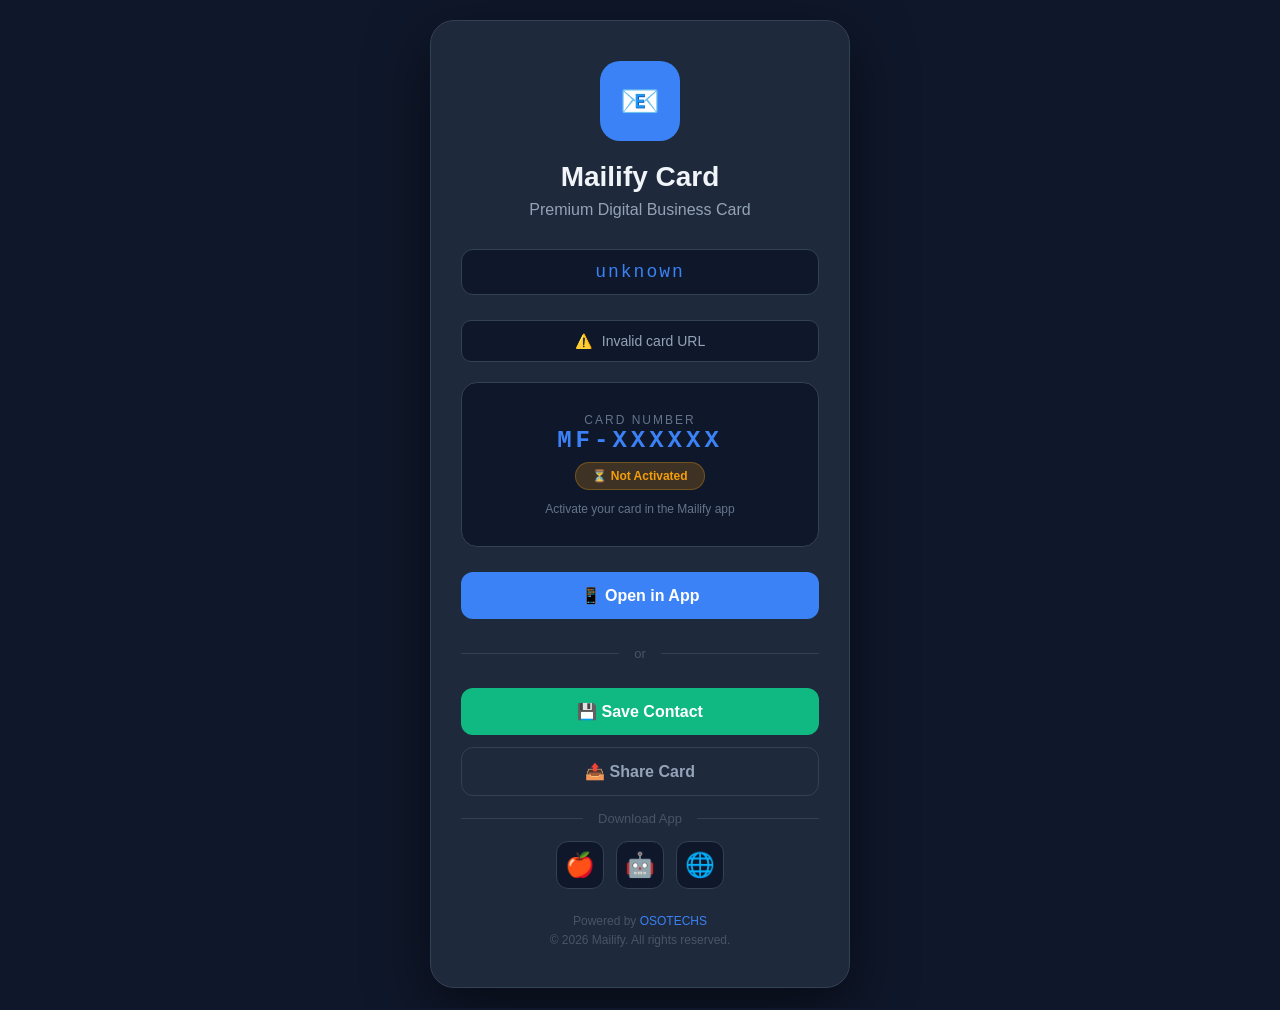
<file: mailify/delete-account.html>
<!DOCTYPE html>
<html lang="en">
<head>
    <meta charset="UTF-8" />
    <meta name="viewport" content="width=device-width, initial-scale=1.0, maximum-scale=1.0, user-scalable=no" />
    <title>Mailify Card - OSOTECHS</title>
    <meta name="description" content="Mailify Card - Premium Digital Business Card. Share your professional profile instantly with QR code.">
    <meta name="keywords" content="Mailify, business card, digital card, QR code, professional profile, networking, OSOTECHS">
    <meta name="author" content="OSOTECHS">
    <meta name="robots" content="index, follow">

    <!-- OPEN GRAPH -->
    <meta property="og:title" content="Mailify Card - Premium Digital Business Card">
    <meta property="og:description" content="Share your professional profile instantly with Mailify Card. Scan the QR code to connect.">
    <meta property="og:image" content="https://osotechs.com/images/mailify-og.png">
    <meta property="og:image:type" content="image/png">
    <meta property="og:image:width" content="1200">
    <meta property="og:image:height" content="630">
    <meta property="og:url" content="https://osotechs.com/mailify/card/">
    <meta property="og:type" content="website">
    <meta property="og:site_name" content="Mailify">

    <meta name="twitter:card" content="summary_large_image">
    <meta name="twitter:title" content="Mailify Card - Premium Digital Business Card">
    <meta name="twitter:description" content="Share your professional profile instantly with Mailify Card.">
    <meta name="twitter:image" content="https://osotechs.com/images/mailify-og.png">

    <link rel="icon" type="image/png" sizes="32x32" href="https://osotechs.com/images/mailify.png">
    <link rel="icon" type="image/png" sizes="16x16" href="https://osotechs.com/images/mailify.png">
    <link rel="apple-touch-icon" sizes="180x180" href="https://osotechs.com/images/mailify.png">

    <style>
        * { margin: 0; padding: 0; box-sizing: border-box; font-family: -apple-system, BlinkMacSystemFont, 'Segoe UI', Roboto, sans-serif; }
        body { background: #0f172a; min-height: 100vh; display: flex; justify-content: center; align-items: center; padding: 20px; }
        .container { max-width: 420px; width: 100%; background: #1e293b; border-radius: 24px; padding: 40px 30px; border: 1px solid #334155; text-align: center; box-shadow: 0 20px 60px rgba(0,0,0,0.5); }
        .logo { width: 80px; height: 80px; background: #3b82f6; border-radius: 20px; display: flex; align-items: center; justify-content: center; margin: 0 auto 20px; font-size: 32px; font-weight: 700; color: white; }
        .logo.gold { background: linear-gradient(135deg, #D4AF37, #F5D76E); }
        h1 { color: #f1f5f9; font-size: 28px; font-weight: 700; margin-bottom: 8px; }
        .h1-gold { color: #D4AF37; }
        .subtitle { color: #94a3b8; font-size: 16px; margin-bottom: 30px; }
        .card-id { background: #0f172a; border-radius: 12px; padding: 12px; color: #3b82f6; font-family: monospace; font-size: 18px; letter-spacing: 2px; margin-bottom: 25px; border: 1px solid #334155; word-break: break-all; }
        .card-id-gold { color: #D4AF37; border-color: rgba(212,175,55,0.3); background: rgba(212,175,55,0.05); }
        .premium-badge { display: inline-block; background: linear-gradient(135deg, #D4AF37, #F5D76E); color: #0f172a; padding: 4px 16px; border-radius: 20px; font-size: 11px; font-weight: 700; text-transform: uppercase; letter-spacing: 1px; margin-bottom: 15px; }
        .status-badge { display: inline-block; padding: 6px 16px; border-radius: 20px; font-size: 12px; font-weight: 600; }
        .status-active { background: rgba(16,185,129,0.2); color: #10b981; border: 1px solid rgba(16,185,129,0.3); }
        .status-inactive { background: rgba(245,158,11,0.2); color: #f59e0b; border: 1px solid rgba(245,158,11,0.3); }
        .profile-preview { display: flex; align-items: center; gap: 15px; background: #0f172a; border-radius: 16px; padding: 15px 20px; margin-bottom: 25px; border: 1px solid #334155; }
        .profile-preview-gold { border-color: rgba(212,175,55,0.3); background: rgba(212,175,55,0.05); }
        .profile-avatar { width: 56px; height: 56px; border-radius: 50%; background: #3b82f6; display: flex; align-items: center; justify-content: center; font-size: 24px; font-weight: 600; color: white; flex-shrink: 0; }
        .profile-avatar-gold { background: linear-gradient(135deg, #D4AF37, #F5D76E); border: 2px solid #D4AF37; }
        .profile-info { text-align: left; flex: 1; }
        .profile-info .name { color: #f1f5f9; font-size: 18px; font-weight: 600; }
        .profile-info .name-gold { color: #D4AF37; }
        .profile-info .title { color: #94a3b8; font-size: 14px; }
        .profile-info .title-gold { color: #F5D76E; }
        .card-display { background: #0f172a; border-radius: 16px; padding: 30px 20px; border: 1px solid #334155; margin-bottom: 25px; }
        .card-display .card-number { font-size: 24px; font-weight: 700; color: #3b82f6; font-family: monospace; letter-spacing: 4px; margin-bottom: 8px; word-break: break-all; }
        .card-display .card-label { color: #64748b; font-size: 12px; text-transform: uppercase; letter-spacing: 2px; }
        .btn-group { display: flex; flex-direction: column; gap: 12px; margin-top: 5px; }
        .btn { padding: 14px 20px; border: none; border-radius: 12px; font-size: 16px; font-weight: 600; cursor: pointer; transition: all 0.3s; text-decoration: none; display: flex; align-items: center; justify-content: center; gap: 10px; }
        .btn-primary { background: #3b82f6; color: white; }
        .btn-primary:hover { background: #2563eb; transform: scale(1.02); }
        .btn-gold { background: linear-gradient(135deg, #D4AF37, #F5D76E); color: #0f172a; }
        .btn-gold:hover { transform: scale(1.02); }
        .btn-outline { background: transparent; color: #94a3b8; border: 1px solid #334155; }
        .btn-outline:hover { border-color: #3b82f6; color: #3b82f6; }
        .btn-success { background: #10b981; color: white; }
        .btn-success:hover { background: #059669; transform: scale(1.02); }
        .divider { display: flex; align-items: center; gap: 15px; color: #475569; font-size: 13px; margin: 15px 0; }
        .divider::before, .divider::after { content: ''; flex: 1; height: 1px; background: #334155; }
        .footer { margin-top: 25px; color: #475569; font-size: 12px; }
        .footer a { color: #3b82f6; text-decoration: none; }
        .spinner { display: inline-block; width: 20px; height: 20px; border: 3px solid #334155; border-top-color: #3b82f6; border-radius: 50%; animation: spin 0.8s linear infinite; }
        @keyframes spin { to { transform: rotate(360deg); } }
        .status-message { display: flex; align-items: center; justify-content: center; gap: 10px; color: #94a3b8; font-size: 14px; margin-bottom: 20px; padding: 12px; background: #0f172a; border-radius: 10px; border: 1px solid #334155; }
        .app-icons { display: flex; gap: 12px; justify-content: center; margin: 10px 0; }
        .app-icon { width: 48px; height: 48px; border-radius: 12px; background: #0f172a; border: 1px solid #334155; display: flex; align-items: center; justify-content: center; font-size: 24px; transition: all 0.3s; text-decoration: none; color: #f1f5f9; }
        .app-icon:hover { border-color: #3b82f6; transform: scale(1.05); }
        .error-text { color: #ef4444; }
        .success-text { color: #10b981; }
        .loading-text { color: #3b82f6; }
        .gold-text { color: #D4AF37; }
        .hidden { display: none !important; }
        .location { color: #94a3b8; font-size: 13px; display: flex; align-items: center; justify-content: center; gap: 6px; margin: 12px 0; }
        .description { color: #94a3b8; font-size: 14px; line-height: 1.6; margin: 12px 0; }
        .premium-stats { display: flex; gap: 12px; margin: 16px 0; }
        .premium-stat { flex: 1; background: #0f172a; border-radius: 12px; padding: 12px; border: 1px solid #334155; }
        .premium-stat .number { color: #D4AF37; font-size: 20px; font-weight: 700; }
        .premium-stat .label { color: #94a3b8; font-size: 11px; margin-top: 2px; }
        .retry-btn { background: #3b82f6; color: white; border: none; padding: 8px 16px; border-radius: 8px; margin-top: 8px; cursor: pointer; font-size: 12px; font-weight: 600; }
        .retry-btn:hover { background: #2563eb; }
        .api-error-box { background: rgba(239,68,68,0.1); border: 1px solid #ef4444; border-radius: 8px; padding: 12px; margin-bottom: 15px; display: none; }
        .api-error-box .error-title { color: #ef4444; font-weight: bold; font-size: 14px; }
        .api-error-box .error-detail { color: #94a3b8; font-size: 12px; margin-top: 4px; }
        @media (max-width: 480px) {
            .container { padding: 25px 20px; }
            .premium-stats { flex-direction: column; }
            .premium-stat { padding: 10px; }
        }
    </style>
</head>
<body>

    <div class="container">
        <div class="logo" id="logo">📧</div>
        <h1 id="pageTitle">Mailify Card</h1>
        <p class="subtitle" id="pageSubtitle">Premium Digital Business Card</p>
        
        <div class="card-id" id="cardId">Loading...</div>
        
        <div id="apiErrorBox" class="api-error-box">
            <div class="error-title">⚠️ Connection Error</div>
            <div class="error-detail" id="errorDetail">Unable to connect to server.</div>
            <button class="retry-btn" onclick="fetchCardDetails()">🔄 Retry</button>
        </div>
        
        <div class="status-message" id="statusMessage">
            <span class="spinner"></span>
            <span>Loading card details...</span>
        </div>
        
        <div id="inactiveView">
            <div class="card-display">
                <div class="card-label">Card Number</div>
                <div class="card-number" id="cardNumber">MF-XXXXXX</div>
                <div style="margin-top: 8px;">
                    <span class="status-badge status-inactive">⏳ Not Activated</span>
                </div>
                <div style="margin-top: 12px; color: #64748b; font-size: 12px;">
                    Activate your card in the Mailify app
                </div>
            </div>
        </div>
        
        <div id="activeView" class="hidden">
            <div class="premium-badge">💎 Premium Card</div>
            <div class="profile-preview profile-preview-gold" id="profilePreview">
                <div class="profile-avatar profile-avatar-gold" id="avatar">U</div>
                <div class="profile-info">
                    <div class="name name-gold" id="userName">Loading...</div>
                    <div class="title title-gold" id="userTitle">Business Professional</div>
                </div>
            </div>
            <div class="location" id="locationDisplay">
                <span>📍</span> <span id="locationText">Loading location...</span>
            </div>
            <div class="description" id="descriptionText"></div>
            <div class="premium-stats">
                <div class="premium-stat">
                    <div class="number" id="scanCount">0</div>
                    <div class="label">Scans</div>
                </div>
                <div class="premium-stat">
                    <div class="number" id="viewCount">0</div>
                    <div class="label">Views</div>
                </div>
                <div class="premium-stat">
                    <div class="number" id="clickCount">0</div>
                    <div class="label">Clicks</div>
                </div>
            </div>
        </div>
        
        <div class="btn-group">
            <button class="btn btn-primary" onclick="openApp()">📱 Open in App</button>
            <div class="divider">or</div>
            <button class="btn btn-success" onclick="saveContact()">💾 Save Contact</button>
            <button class="btn btn-outline" onclick="shareCard()">📤 Share Card</button>
        </div>
        
        <div class="divider">Download App</div>
        <div class="app-icons">
            <a href="#" class="app-icon" title="iOS App">🍎</a>
            <a href="https://play.google.com/store/apps/details?id=com.mailify.app" class="app-icon" title="Android App">🤖</a>
            <a href="https://osotechs.com" class="app-icon" title="Web App">🌐</a>
        </div>
        
        <div class="footer">
            <p>Powered by <a href="https://osotechs.com">OSOTECHS</a></p>
            <p style="margin-top: 5px;">© 2026 Mailify. All rights reserved.</p>
        </div>
    </div>

    <script>
        function getCardId() {
            const urlParams = new URLSearchParams(window.location.search);
            let id = urlParams.get('id');
            if (!id) {
                const path = window.location.pathname;
                const segments = path.split('/').filter(s => s);
                const lastSegment = segments[segments.length - 1];
                if (lastSegment && (lastSegment.startsWith('MF-') || lastSegment.startsWith('MC-'))) {
                    id = lastSegment;
                } else {
                    id = 'unknown';
                }
            }
            return id;
        }
        
        const cardId = getCardId();
        
        // ============================================
        // FIX: Use HTTPS or fallback to HTTP
        // ============================================
        const API_URLS = [
            'https://mailifyapp.duckdns.org/mailify_backend/api/get_card.php',
            'http://mailifyapp.duckdns.org/mailify_backend/api/get_card.php'
        ];
        
        const elements = {
            cardId: document.getElementById('cardId'),
            status: document.getElementById('statusMessage'),
            logo: document.getElementById('logo'),
            pageTitle: document.getElementById('pageTitle'),
            pageSubtitle: document.getElementById('pageSubtitle'),
            inactiveView: document.getElementById('inactiveView'),
            activeView: document.getElementById('activeView'),
            cardNumber: document.getElementById('cardNumber'),
            avatar: document.getElementById('avatar'),
            userName: document.getElementById('userName'),
            userTitle: document.getElementById('userTitle'),
            locationText: document.getElementById('locationText'),
            descriptionText: document.getElementById('descriptionText'),
            scanCount: document.getElementById('scanCount'),
            viewCount: document.getElementById('viewCount'),
            clickCount: document.getElementById('clickCount'),
            errorBox: document.getElementById('apiErrorBox'),
            errorDetail: document.getElementById('errorDetail'),
        };
        
        async function fetchCardDetails() {
            elements.cardId.textContent = cardId;
            elements.errorBox.style.display = 'none';
            
            if (cardId === 'unknown') {
                elements.status.innerHTML = `<span>⚠️</span><span>Invalid card URL</span>`;
                return;
            }
            
            elements.status.innerHTML = `
                <span class="spinner"></span>
                <span class="loading-text">Loading card details...</span>
            `;
            
            let lastError = null;
            
            // Try HTTPS first, then HTTP
            for (const apiUrl of API_URLS) {
                try {
                    console.log('Trying API:', apiUrl);
                    const fullUrl = `${apiUrl}?card_id=${encodeURIComponent(cardId)}`;
                    
                    const response = await fetch(fullUrl, {
                        method: 'GET',
                        headers: { 'Accept': 'application/json' },
                    });
                    
                    if (!response.ok) {
                        throw new Error(`HTTP ${response.status}`);
                    }
                    
                    const data = await response.json();
                    console.log('API Response:', data);
                    
                    if (data.success && data.card) {
                        const card = data.card;
                        const user = card.user || {};
                        const isActive = card.status === 'active';
                        
                        elements.cardNumber.textContent = card.unique_id || cardId;
                        
                        if (isActive) {
                            showActiveView(card, user);
                        } else {
                            showInactiveView(card);
                        }
                        return;
                    } else {
                        throw new Error(data.message || 'Card not found');
                    }
                } catch (error) {
                    console.error('API Error:', error);
                    lastError = error;
                }
            }
            
            // All APIs failed
            elements.errorBox.style.display = 'block';
            elements.errorDetail.textContent = `Failed to connect to server. Please check your internet connection.`;
            
            elements.status.innerHTML = `
                <span>⚠️</span>
                <span class="error-text">Could not load card details.</span>
                <br><button class="retry-btn" onclick="fetchCardDetails()">🔄 Retry</button>
            `;
            elements.inactiveView.style.display = 'block';
            elements.activeView.classList.add('hidden');
        }
        
        function showActiveView(card, user) {
            elements.inactiveView.style.display = 'none';
            elements.activeView.classList.remove('hidden');
            
            elements.logo.classList.add('gold');
            elements.logo.textContent = '💎';
            elements.pageTitle.classList.add('h1-gold');
            elements.pageTitle.textContent = 'Premium Card';
            elements.pageSubtitle.textContent = 'Active Digital Business Card';
            elements.cardId.classList.add('card-id-gold');
            
            elements.status.innerHTML = `<span>✅</span><span class="success-text">Card is Active</span>`;
            
            const displayName = user.display_name || user.business_name || user.full_name || user.username || 'Mailify User';
            elements.userName.textContent = displayName;
            elements.userTitle.textContent = user.title || user.business_type || 'Business Professional';
            elements.avatar.textContent = displayName.charAt(0).toUpperCase();
            
            if (user.profile_image) {
                elements.avatar.style.backgroundImage = `url(${user.profile_image})`;
                elements.avatar.style.backgroundSize = 'cover';
                elements.avatar.style.backgroundPosition = 'center';
                elements.avatar.textContent = '';
            }
            
            const locationParts = [];
            if (user.city) locationParts.push(user.city);
            if (user.state) locationParts.push(user.state);
            if (user.country) locationParts.push(user.country);
            elements.locationText.textContent = locationParts.length > 0 ? locationParts.join(', ') : 'Location not set';
            
            elements.descriptionText.textContent = user.description || 'No description available.';
            elements.scanCount.textContent = card.total_scans || 0;
            elements.viewCount.textContent = card.total_profile_views || 0;
            elements.clickCount.textContent = card.total_clicks || 0;
        }
        
        function showInactiveView(card) {
            elements.inactiveView.style.display = 'block';
            elements.activeView.classList.add('hidden');
            
            elements.logo.classList.remove('gold');
            elements.logo.textContent = '📧';
            elements.pageTitle.classList.remove('h1-gold');
            elements.pageTitle.textContent = 'Mailify Card';
            elements.pageSubtitle.textContent = 'Premium Digital Business Card';
            elements.cardId.classList.remove('card-id-gold');
            
            elements.cardNumber.textContent = card.unique_id || cardId;
            elements.status.innerHTML = `
                <span>⏳</span>
                <span class="loading-text">Card pending activation. Activate in the Mailify app.</span>
            `;
        }
        
        function openApp() {
            const deepLink = `mailify://card/${cardId}`;
            const androidIntent = `intent://card/${cardId}#Intent;package=com.mailify.app;scheme=mailify;end`;
            
            const iframe = document.createElement('iframe');
            iframe.style.display = 'none';
            iframe.src = deepLink;
            document.body.appendChild(iframe);
            
            window.location.href = androidIntent;
            
            setTimeout(() => {
                const statusEl = document.getElementById('statusMessage');
                statusEl.innerHTML = `
                    <span>📱</span>
                    <span>App not installed? Download below!</span>
                `;
                document.querySelector('.app-icons').style.display = 'flex';
            }, 2500);
        }
        
        function saveContact() {
            const name = document.getElementById('userName').textContent;
            const vcard = `BEGIN:VCARD
VERSION:3.0
FN:${name}
ORG:OSOTECHS
TEL:08135103329
EMAIL:mailifyservice@gmail.com
URL:https://osotechs.com/mailify/card/index.html?id=${cardId}
END:VCARD`;
            
            const blob = new Blob([vcard], { type: 'text/vcard' });
            const url = URL.createObjectURL(blob);
            const link = document.createElement('a');
            link.href = url;
            link.download = `${cardId}.vcf`;
            link.click();
            URL.revokeObjectURL(url);
            
            const statusEl = document.getElementById('statusMessage');
            statusEl.innerHTML = `<span>✅</span><span class="success-text">Contact saved!</span>`;
        }
        
        function shareCard() {
            const url = `https://osotechs.com/mailify/card/index.html?id=${cardId}`;
            const name = document.getElementById('userName').textContent;
            
            if (navigator.share) {
                navigator.share({
                    title: 'Mailify Card',
                    text: `Check out my Mailify card: ${name}`,
                    url: url
                }).catch(() => {});
            } else {
                navigator.clipboard.writeText(url).then(() => {
                    const statusEl = document.getElementById('statusMessage');
                    statusEl.innerHTML = `<span>✅</span><span class="success-text">Link copied!</span>`;
                });
            }
        }
        
        window.onload = function() {
            fetchCardDetails();
        };
    </script>

</body>
</html>
</file>
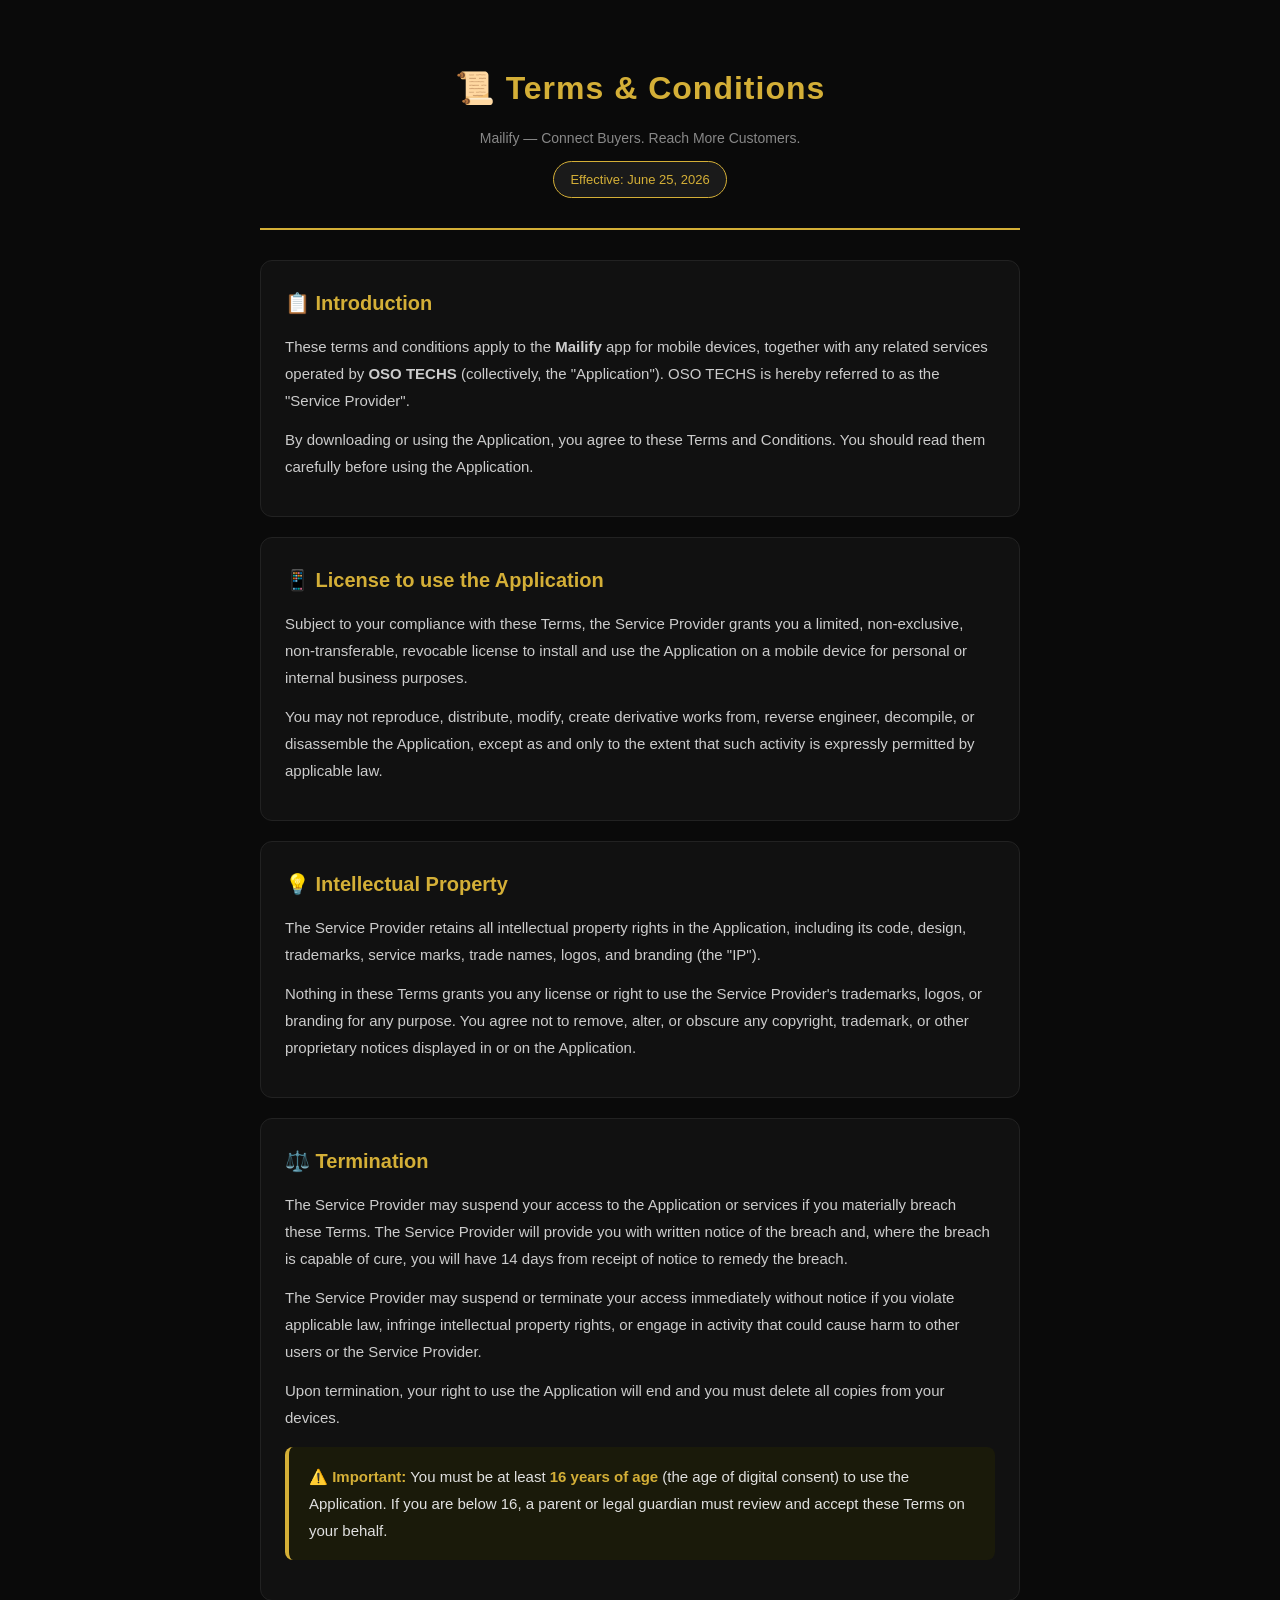
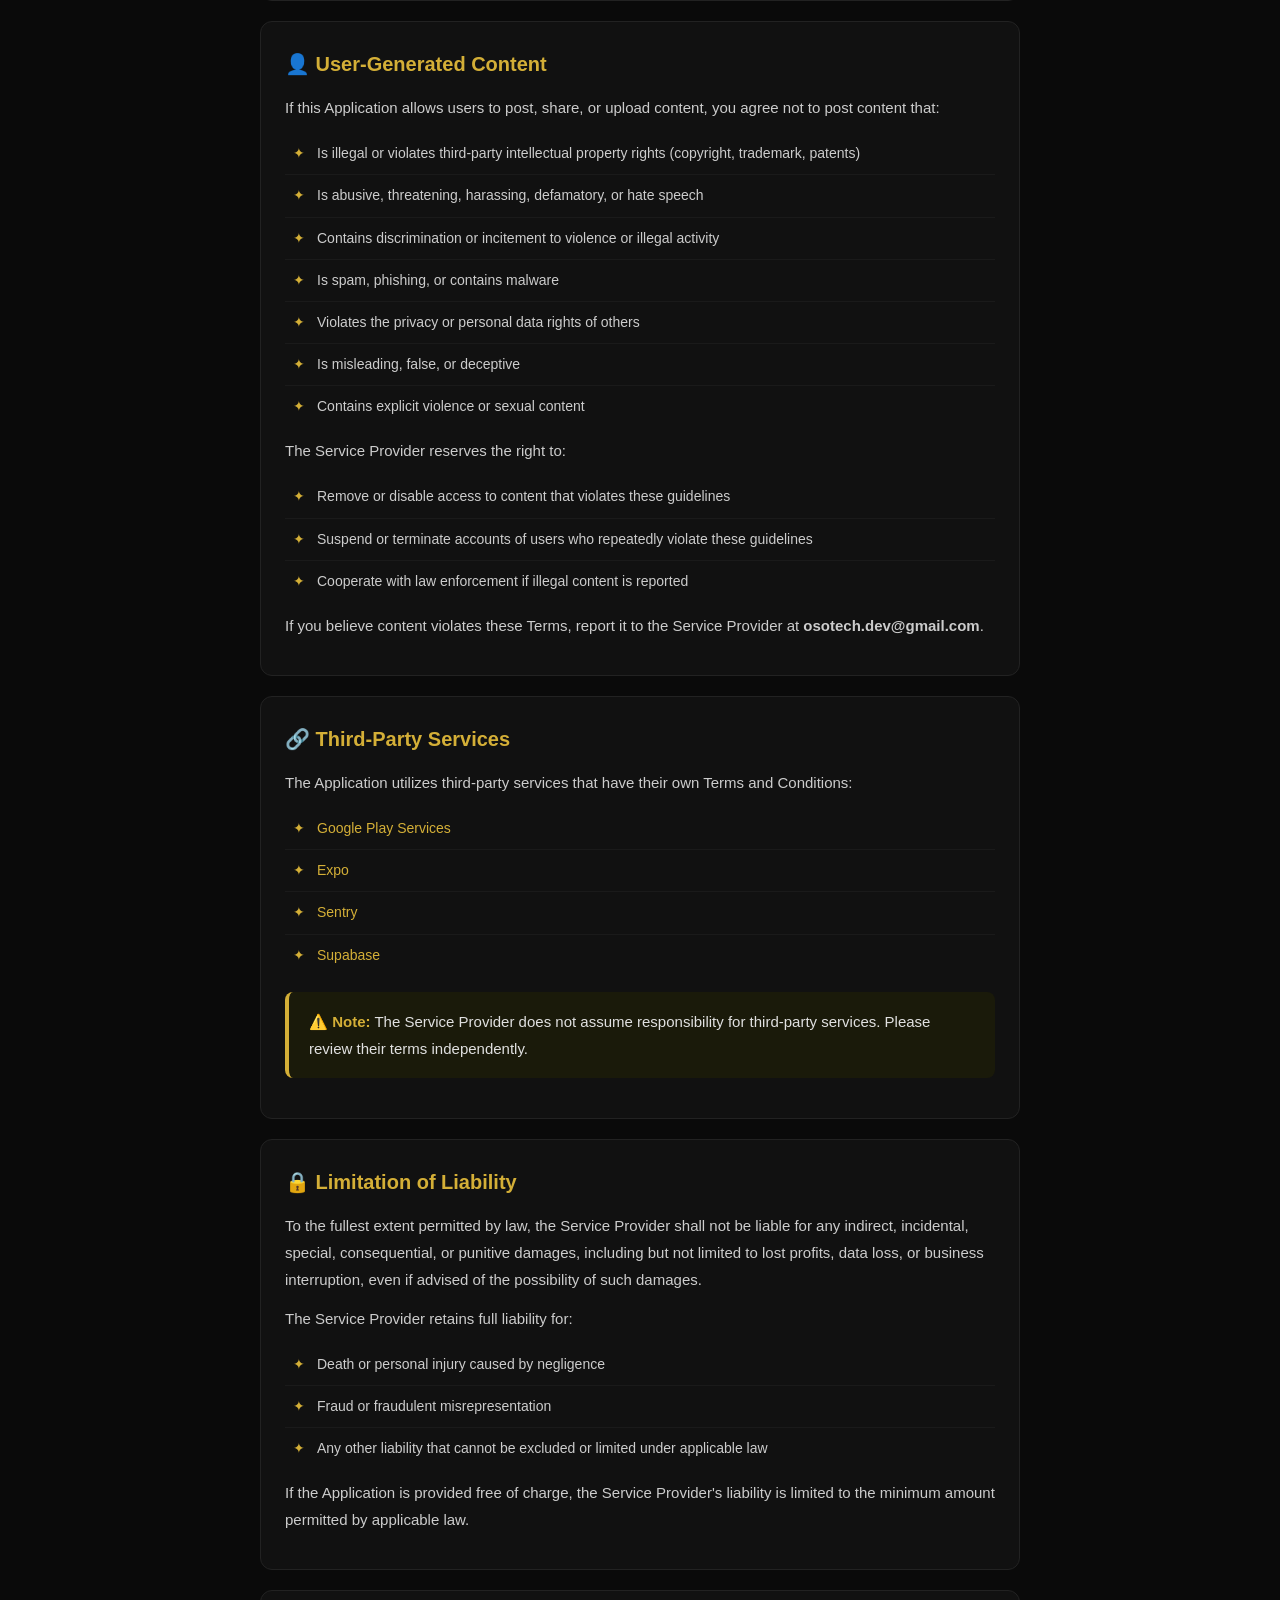
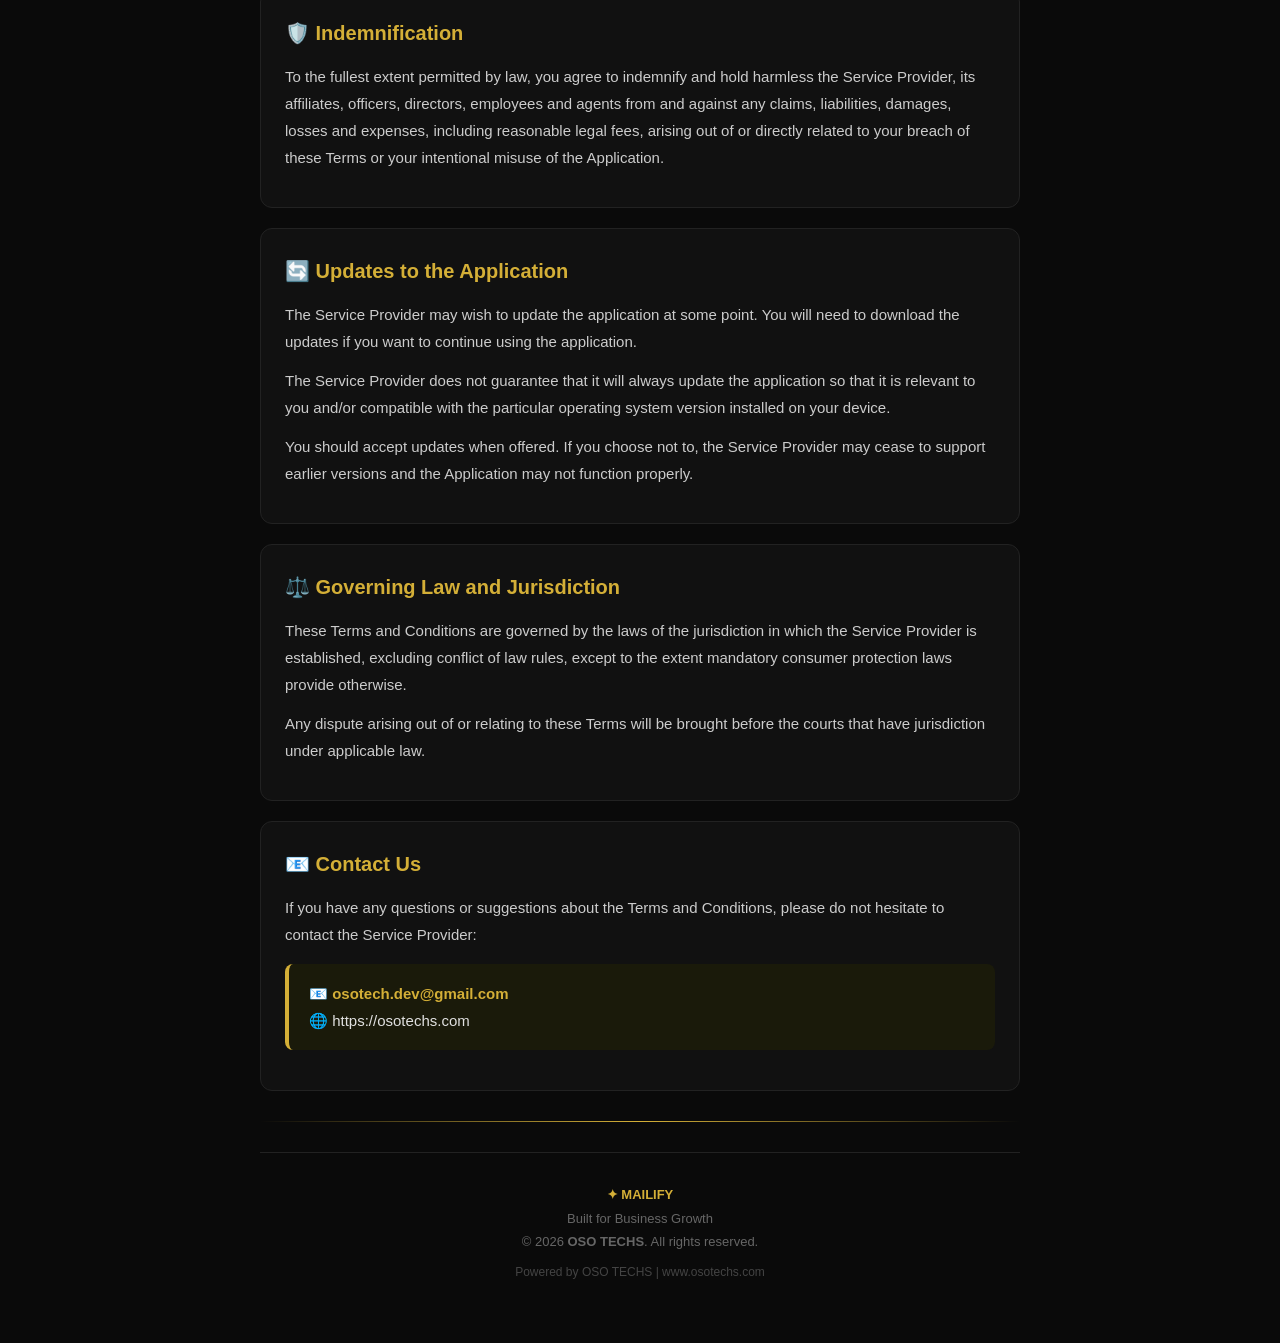
<file: mailify/terms.html>
<!DOCTYPE html>
<html lang="en">
<head>
    <meta charset="UTF-8">
    <meta name="viewport" content="width=device-width, initial-scale=1.0">
    <title>Terms & Conditions - Mailify</title>

    <!-- ============================================ -->
    <!-- SEO & META TAGS -->
    <!-- ============================================ -->
    <meta name="description" content="Terms and Conditions for Mailify - Learn the rules and guidelines for using our business networking platform.">
    <meta name="keywords" content="Mailify, terms and conditions, terms of service, business app, OSO TECHS">
    <meta name="author" content="OSO TECHS">
    <meta name="robots" content="index, follow">

    <!-- OPEN GRAPH for WhatsApp, Facebook, Google -->
    <meta property="og:title" content="Terms & Conditions - Mailify">
    <meta property="og:description" content="Read the Terms and Conditions for using Mailify. Understand your rights and obligations as a user.">
    <meta property="og:image" content="https://osotechs.com/images/mailify.png">
    <meta property="og:image:type" content="image/png">
    <meta property="og:image:width" content="512">
    <meta property="og:image:height" content="512">
    <meta property="og:url" content="https://osotechs.com/mailify/terms.html">
    <meta property="og:type" content="website">
    <meta property="og:site_name" content="Mailify">

    <!-- Twitter Card -->
    <meta name="twitter:card" content="summary_large_image">
    <meta name="twitter:title" content="Terms & Conditions - Mailify">
    <meta name="twitter:description" content="Terms and Conditions for using Mailify platform.">
    <meta name="twitter:image" content="https://osotechs.com/images/mailify.png">

    <!-- ============================================ -->
    <!-- FAVICON -->
    <!-- ============================================ -->
    <link rel="icon" type="image/png" sizes="32x32" href="https://osotechs.com/images/mailify.png">
    <link rel="icon" type="image/png" sizes="16x16" href="https://osotechs.com/images/mailify.png">
    <link rel="apple-touch-icon" sizes="180x180" href="https://osotechs.com/images/mailify.png">
    <link rel="manifest" href="site.webmanifest">

    <style>
        * { margin: 0; padding: 0; box-sizing: border-box; }
        body {
            font-family: -apple-system, BlinkMacSystemFont, 'Segoe UI', Roboto, 'Helvetica Neue', Arial, sans-serif;
            background: #0A0A0A;
            color: #FFFFFF;
            line-height: 1.8;
            padding: 20px;
        }
        .container {
            max-width: 800px;
            margin: 0 auto;
            padding: 40px 20px;
        }
        .header {
            text-align: center;
            padding-bottom: 30px;
            border-bottom: 2px solid #D4AF37;
            margin-bottom: 30px;
        }
        .header h1 {
            font-size: 32px;
            font-weight: 700;
            color: #D4AF37;
            letter-spacing: 1px;
        }
        .header .subtitle {
            color: #888;
            font-size: 14px;
            margin-top: 8px;
        }
        .header .effective-date {
            display: inline-block;
            background: #1a1a1a;
            color: #D4AF37;
            padding: 6px 16px;
            border-radius: 20px;
            font-size: 13px;
            margin-top: 10px;
            border: 1px solid #D4AF37;
        }
        .section {
            background: #111;
            border-radius: 12px;
            padding: 24px;
            margin-bottom: 20px;
            border: 1px solid #222;
            transition: border-color 0.3s ease;
        }
        .section:hover {
            border-color: #D4AF37;
        }
        .section h2 {
            color: #D4AF37;
            font-size: 20px;
            font-weight: 600;
            margin-bottom: 12px;
        }
        .section p {
            color: #CCCCCC;
            font-size: 15px;
            margin-bottom: 12px;
            line-height: 1.8;
        }
        .section ul {
            list-style: none;
            padding: 0;
            margin: 10px 0;
        }
        .section ul li {
            color: #CCCCCC;
            font-size: 14px;
            padding: 8px 12px 8px 32px;
            position: relative;
            border-bottom: 1px solid #1a1a1a;
        }
        .section ul li:last-child { border-bottom: none; }
        .section ul li::before {
            content: "✦";
            color: #D4AF37;
            position: absolute;
            left: 8px;
            font-size: 14px;
        }
        .section ul li a {
            color: #D4AF37;
            text-decoration: none;
        }
        .section ul li a:hover {
            color: #FFD700;
            text-decoration: underline;
        }
        .highlight-box {
            background: #1a1a0a;
            border-left: 4px solid #D4AF37;
            padding: 16px 20px;
            border-radius: 8px;
            margin: 16px 0;
        }
        .highlight-box p {
            color: #E0E0E0;
            margin-bottom: 0;
        }
        .highlight-box strong {
            color: #D4AF37;
        }
        .divider {
            border: none;
            height: 1px;
            background: linear-gradient(to right, transparent, #D4AF37, transparent);
            margin: 30px 0;
        }
        .footer {
            text-align: center;
            padding-top: 30px;
            border-top: 1px solid #222;
            margin-top: 20px;
        }
        .footer p { color: #666; font-size: 13px; }
        .footer .brand { color: #D4AF37; font-weight: 600; }
        .footer .brand a { color: #D4AF37; text-decoration: none; }
        .footer .brand a:hover { text-decoration: underline; }
        .footer .powered { color: #444; font-size: 12px; margin-top: 8px; }
        a { color: #D4AF37; text-decoration: none; }
        a:hover { text-decoration: underline; color: #FFD700; }
        @media (max-width: 600px) {
            .container { padding: 20px 10px; }
            .header h1 { font-size: 24px; }
            .section { padding: 16px; }
            .section h2 { font-size: 18px; }
            .section ul li { font-size: 13px; padding: 6px 10px 6px 28px; }
        }
        ::-webkit-scrollbar {
            width: 8px;
        }
        ::-webkit-scrollbar-track {
            background: #111;
        }
        ::-webkit-scrollbar-thumb {
            background: #D4AF37;
            border-radius: 4px;
        }
        ::-webkit-scrollbar-thumb:hover {
            background: #FFD700;
        }
    </style>
</head>
<body>

<div class="container">

    <!-- ============================================ -->
    <!-- HEADER -->
    <!-- ============================================ -->
    <div class="header">
        <h1>📜 Terms & Conditions</h1>
        <p class="subtitle">Mailify — Connect Buyers. Reach More Customers.</p>
        <span class="effective-date">Effective: June 25, 2026</span>
    </div>

    <!-- ============================================ -->
    <!-- SECTION 1: INTRODUCTION -->
    <!-- ============================================ -->
    <div class="section">
        <h2>📋 Introduction</h2>
        <p>These terms and conditions apply to the <strong>Mailify</strong> app for mobile devices, together with any related services operated by <strong>OSO TECHS</strong> (collectively, the "Application"). OSO TECHS is hereby referred to as the "Service Provider".</p>
        <p>By downloading or using the Application, you agree to these Terms and Conditions. You should read them carefully before using the Application.</p>
    </div>

    <!-- ============================================ -->
    <!-- SECTION 2: LICENSE -->
    <!-- ============================================ -->
    <div class="section">
        <h2>📱 License to use the Application</h2>
        <p>Subject to your compliance with these Terms, the Service Provider grants you a limited, non-exclusive, non-transferable, revocable license to install and use the Application on a mobile device for personal or internal business purposes.</p>
        <p>You may not reproduce, distribute, modify, create derivative works from, reverse engineer, decompile, or disassemble the Application, except as and only to the extent that such activity is expressly permitted by applicable law.</p>
    </div>

    <!-- ============================================ -->
    <!-- SECTION 3: INTELLECTUAL PROPERTY -->
    <!-- ============================================ -->
    <div class="section">
        <h2>💡 Intellectual Property</h2>
        <p>The Service Provider retains all intellectual property rights in the Application, including its code, design, trademarks, service marks, trade names, logos, and branding (the "IP").</p>
        <p>Nothing in these Terms grants you any license or right to use the Service Provider's trademarks, logos, or branding for any purpose. You agree not to remove, alter, or obscure any copyright, trademark, or other proprietary notices displayed in or on the Application.</p>
    </div>

    <!-- ============================================ -->
    <!-- SECTION 4: TERMINATION -->
    <!-- ============================================ -->
    <div class="section">
        <h2>⚖️ Termination</h2>
        <p>The Service Provider may suspend your access to the Application or services if you materially breach these Terms. The Service Provider will provide you with written notice of the breach and, where the breach is capable of cure, you will have 14 days from receipt of notice to remedy the breach.</p>
        <p>The Service Provider may suspend or terminate your access immediately without notice if you violate applicable law, infringe intellectual property rights, or engage in activity that could cause harm to other users or the Service Provider.</p>
        <p>Upon termination, your right to use the Application will end and you must delete all copies from your devices.</p>
        <div class="highlight-box">
            <p><strong>⚠️ Important:</strong> You must be at least <strong>16 years of age</strong> (the age of digital consent) to use the Application. If you are below 16, a parent or legal guardian must review and accept these Terms on your behalf.</p>
        </div>
    </div>

    <!-- ============================================ -->
    <!-- SECTION 5: USER-GENERATED CONTENT -->
    <!-- ============================================ -->
    <div class="section">
        <h2>👤 User-Generated Content</h2>
        <p>If this Application allows users to post, share, or upload content, you agree not to post content that:</p>
        <ul>
            <li>Is illegal or violates third-party intellectual property rights (copyright, trademark, patents)</li>
            <li>Is abusive, threatening, harassing, defamatory, or hate speech</li>
            <li>Contains discrimination or incitement to violence or illegal activity</li>
            <li>Is spam, phishing, or contains malware</li>
            <li>Violates the privacy or personal data rights of others</li>
            <li>Is misleading, false, or deceptive</li>
            <li>Contains explicit violence or sexual content</li>
        </ul>
        <p>The Service Provider reserves the right to:</p>
        <ul>
            <li>Remove or disable access to content that violates these guidelines</li>
            <li>Suspend or terminate accounts of users who repeatedly violate these guidelines</li>
            <li>Cooperate with law enforcement if illegal content is reported</li>
        </ul>
        <p>If you believe content violates these Terms, report it to the Service Provider at <strong>osotech.dev@gmail.com</strong>.</p>
    </div>

    <!-- ============================================ -->
    <!-- SECTION 6: THIRD-PARTY SERVICES -->
    <!-- ============================================ -->
    <div class="section">
        <h2>🔗 Third-Party Services</h2>
        <p>The Application utilizes third-party services that have their own Terms and Conditions:</p>
        <ul>
            <li><a href="https://policies.google.com/terms" target="_blank" rel="noopener noreferrer">Google Play Services</a></li>
            <li><a href="https://expo.io/terms" target="_blank" rel="noopener noreferrer">Expo</a></li>
            <li><a href="https://sentry.io/terms/" target="_blank" rel="noopener noreferrer">Sentry</a></li>
            <li><a href="https://supabase.com/terms" target="_blank" rel="noopener noreferrer">Supabase</a></li>
        </ul>
        <div class="highlight-box">
            <p><strong>⚠️ Note:</strong> The Service Provider does not assume responsibility for third-party services. Please review their terms independently.</p>
        </div>
    </div>

    <!-- ============================================ -->
    <!-- SECTION 7: LIMITATION OF LIABILITY -->
    <!-- ============================================ -->
    <div class="section">
        <h2>🔒 Limitation of Liability</h2>
        <p>To the fullest extent permitted by law, the Service Provider shall not be liable for any indirect, incidental, special, consequential, or punitive damages, including but not limited to lost profits, data loss, or business interruption, even if advised of the possibility of such damages.</p>
        <p>The Service Provider retains full liability for:</p>
        <ul>
            <li>Death or personal injury caused by negligence</li>
            <li>Fraud or fraudulent misrepresentation</li>
            <li>Any other liability that cannot be excluded or limited under applicable law</li>
        </ul>
        <p>If the Application is provided free of charge, the Service Provider's liability is limited to the minimum amount permitted by applicable law.</p>
    </div>

    <!-- ============================================ -->
    <!-- SECTION 8: INDEMNIFICATION -->
    <!-- ============================================ -->
    <div class="section">
        <h2>🛡️ Indemnification</h2>
        <p>To the fullest extent permitted by law, you agree to indemnify and hold harmless the Service Provider, its affiliates, officers, directors, employees and agents from and against any claims, liabilities, damages, losses and expenses, including reasonable legal fees, arising out of or directly related to your breach of these Terms or your intentional misuse of the Application.</p>
    </div>

    <!-- ============================================ -->
    <!-- SECTION 9: UPDATES -->
    <!-- ============================================ -->
    <div class="section">
        <h2>🔄 Updates to the Application</h2>
        <p>The Service Provider may wish to update the application at some point. You will need to download the updates if you want to continue using the application.</p>
        <p>The Service Provider does not guarantee that it will always update the application so that it is relevant to you and/or compatible with the particular operating system version installed on your device.</p>
        <p>You should accept updates when offered. If you choose not to, the Service Provider may cease to support earlier versions and the Application may not function properly.</p>
    </div>

    <!-- ============================================ -->
    <!-- SECTION 10: GOVERNING LAW -->
    <!-- ============================================ -->
    <div class="section">
        <h2>⚖️ Governing Law and Jurisdiction</h2>
        <p>These Terms and Conditions are governed by the laws of the jurisdiction in which the Service Provider is established, excluding conflict of law rules, except to the extent mandatory consumer protection laws provide otherwise.</p>
        <p>Any dispute arising out of or relating to these Terms will be brought before the courts that have jurisdiction under applicable law.</p>
    </div>

    <!-- ============================================ -->
    <!-- SECTION 11: CONTACT -->
    <!-- ============================================ -->
    <div class="section">
        <h2>📧 Contact Us</h2>
        <p>If you have any questions or suggestions about the Terms and Conditions, please do not hesitate to contact the Service Provider:</p>
        <div class="highlight-box">
            <p><strong>📧 osotech.dev@gmail.com</strong></p>
            <p>🌐 https://osotechs.com</p>
        </div>
    </div>

    <!-- ============================================ -->
    <!-- DIVIDER -->
    <!-- ============================================ -->
    <hr class="divider">

    <!-- ============================================ -->
    <!-- FOOTER -->
    <!-- ============================================ -->
    <div class="footer">
        <p class="brand"><a href="https://osotechs.com">✦ MAILIFY</a></p>
        <p>Built for Business Growth</p>
        <p>© 2026 <strong>OSO TECHS</strong>. All rights reserved.</p>
        <p class="powered">Powered by OSO TECHS | www.osotechs.com</p>
    </div>

</div>

</body>
</html>
</file>
